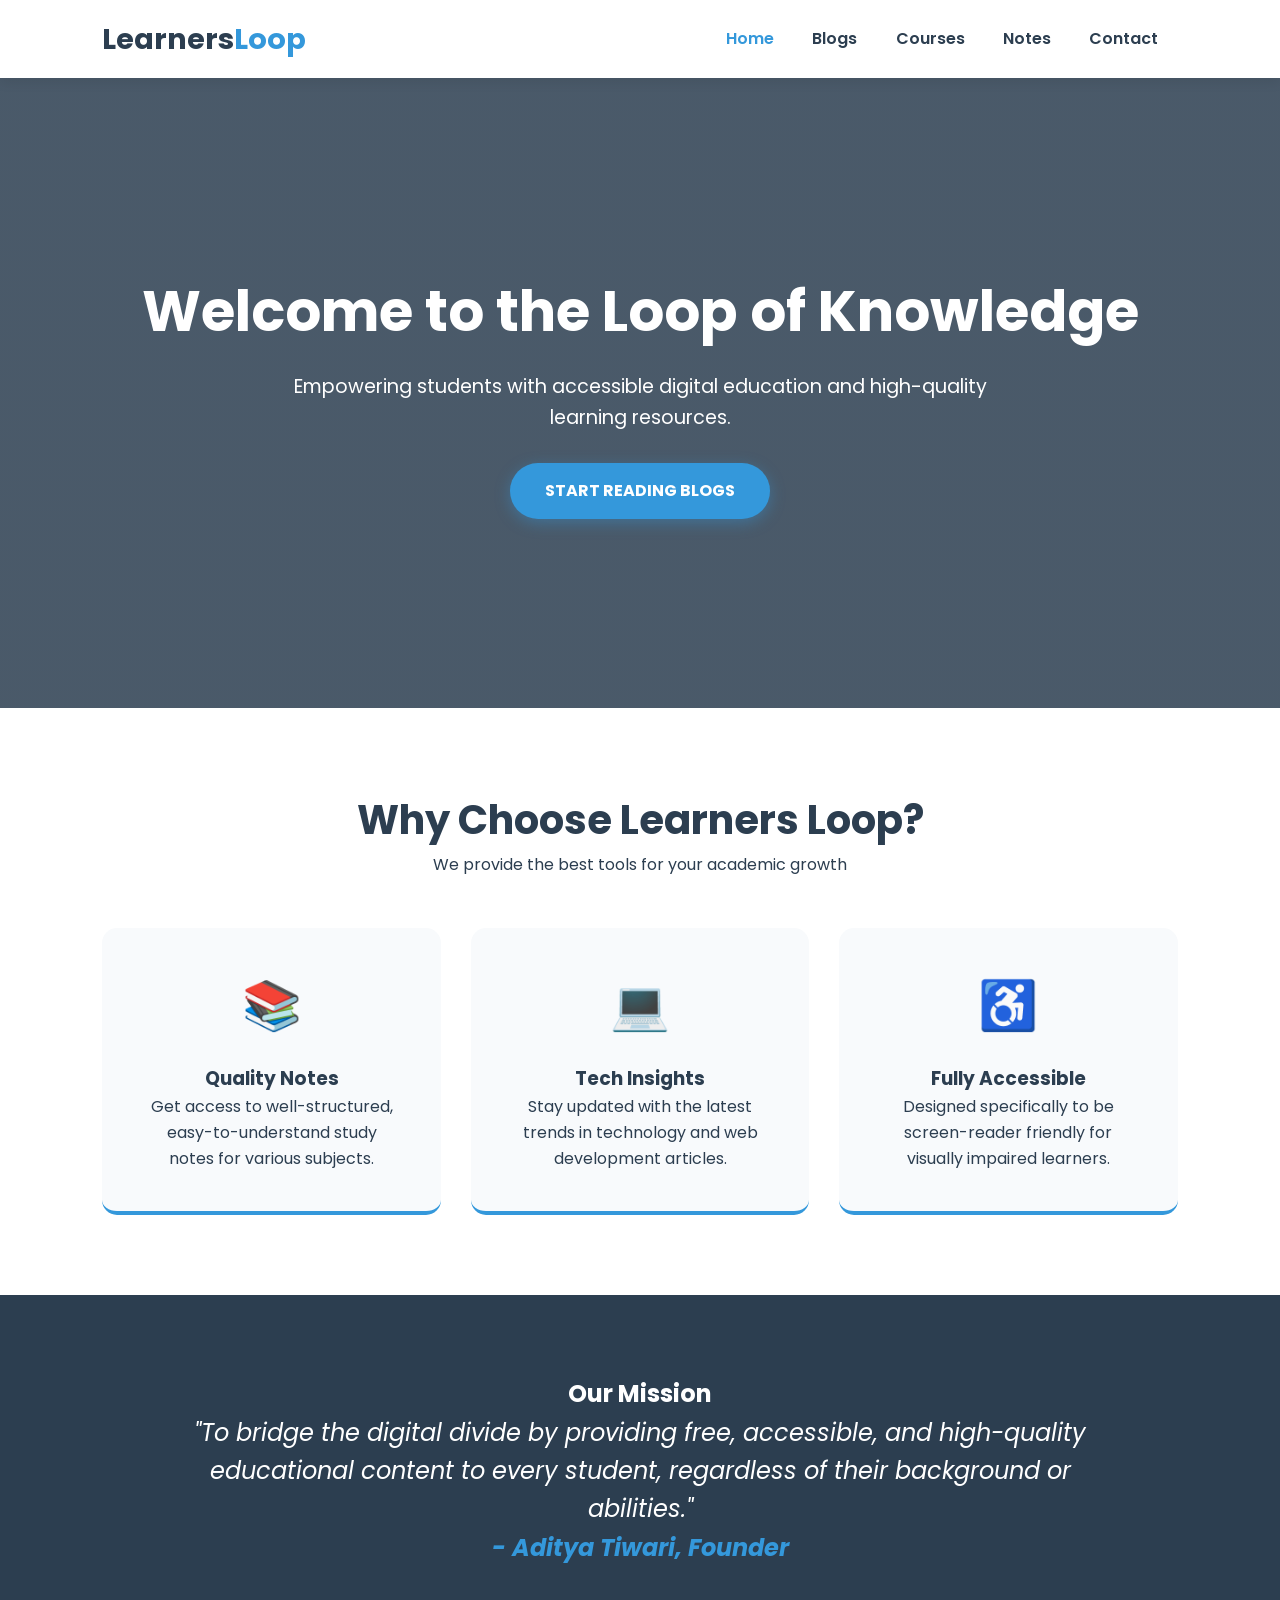
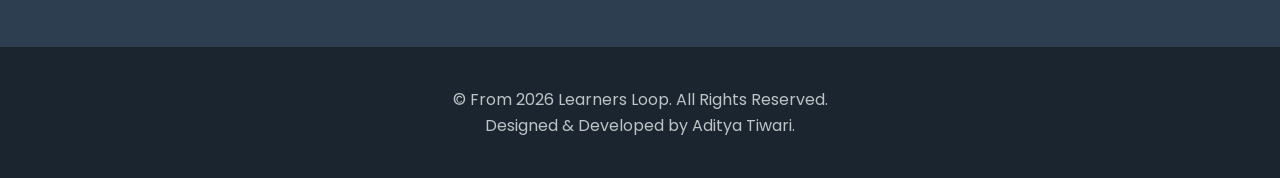
<file: index.html>
<!DOCTYPE html>
<html lang="hi">
<head>
    <meta charset="UTF-8">
    <meta name="viewport" content="width=device-width, initial-scale=1.0">
    <title>Learners Loop - Explore, Learn, Repeat</title>
    <!-- CSS File -->
    <link rel="stylesheet" href="style.css">
    <!-- Google Fonts -->
    <link href="https://fonts.googleapis.com/css2?family=Poppins:wght@300;400;600;700&display=swap" rel="stylesheet">

<meta name="google-site-verification" content="9G8oHjooDwi3eYREXYfKPz2snCmF3x6BQfli5UuDPT4" />
</head>
<body>

    <!-- एक्सेसिबिलिटी के लिए स्किप लिंक -->
    <a href="#main-content" class="skip-link">Skip to main content</a>

    <header>
        <nav class="navbar" role="navigation" aria-label="Main Navigation">
            <div class="logo">
                <a href="index.html">Learners<span>Loop</span></a>
            </div>

            <!-- नेविगेशन लिंक्स -->
            <ul class="nav-links" id="nav-links">
                <li><a href="index.html" class="active">Home</a></li>
                <li><a href="blogs.html">Blogs</a></li>
                <li><a href="courses.html">Courses</a></li>
                <li><a href="notes.html">Notes</a></li>
                <li><a href="contact.html">Contact</a></li>
            </ul>

            <!-- मोबाइल हैमबर्गर बटन -->
            <button class="menu-toggle" id="mobile-menu" aria-label="Toggle Menu">
                <span class="bar"></span>
                <span class="bar"></span>
                <span class="bar"></span>
            </button>
        </nav>
    </header>

    <main id="main-content">
        <!-- Hero Section -->
        <section class="hero">
            <div class="hero-content">
                <h1>Welcome to the Loop of Knowledge</h1>
                <p>Empowering students with accessible digital education and high-quality learning resources.</p>
                <div class="hero-btns">
                    <a href="blogs.html" class="btn btn-primary">Start Reading Blogs</a>
                </div>
            </div>
        </section>

        <!-- Features Section -->
        <section class="features">
            <div class="section-title">
                <h2>Why Choose Learners Loop?</h2>
                <p>We provide the best tools for your academic growth</p>
            </div>
            <div class="feature-grid">
                <div class="feature-card">
                    <div class="icon">📚</div>
                    <h3>Quality Notes</h3>
                    <p>Get access to well-structured, easy-to-understand study notes for various subjects.</p>
                </div>
                <div class="feature-card">
                    <div class="icon">💻</div>
                    <h3>Tech Insights</h3>
                    <p>Stay updated with the latest trends in technology and web development articles.</p>
                </div>
                <div class="feature-card">
                    <div class="icon">♿</div>
                    <h3>Fully Accessible</h3>
                    <p>Designed specifically to be screen-reader friendly for visually impaired learners.</p>
                </div>
            </div>
        </section>

        <!-- Mission Section -->
        <section class="mission-statement">
            <div class="mission-content">
                <h2>Our Mission</h2>
                <p>"To bridge the digital divide by providing free, accessible, and high-quality educational content to every student, regardless of their background or abilities."</p>
                <p class="author">- Aditya Tiwari, Founder</p>
            </div>
        </section>
    </main>

    <footer>
        <p>&copy; From 2026 Learners Loop. All Rights Reserved. <br>
        Designed & Developed by Aditya Tiwari.</p>
    </footer>

    <!-- मोबाइल मेनू के लिए जावास्क्रिप्ट -->
    <script>
        const mobileMenu = document.getElementById('mobile-menu');
        const navLinks = document.getElementById('nav-links');

        mobileMenu.addEventListener('click', () => {
            navLinks.classList.toggle('active');
            // बटन एनीमेशन के लिए क्लास
            mobileMenu.classList.toggle('is-active');
        });
    </script>
</body>
</html>
</file>
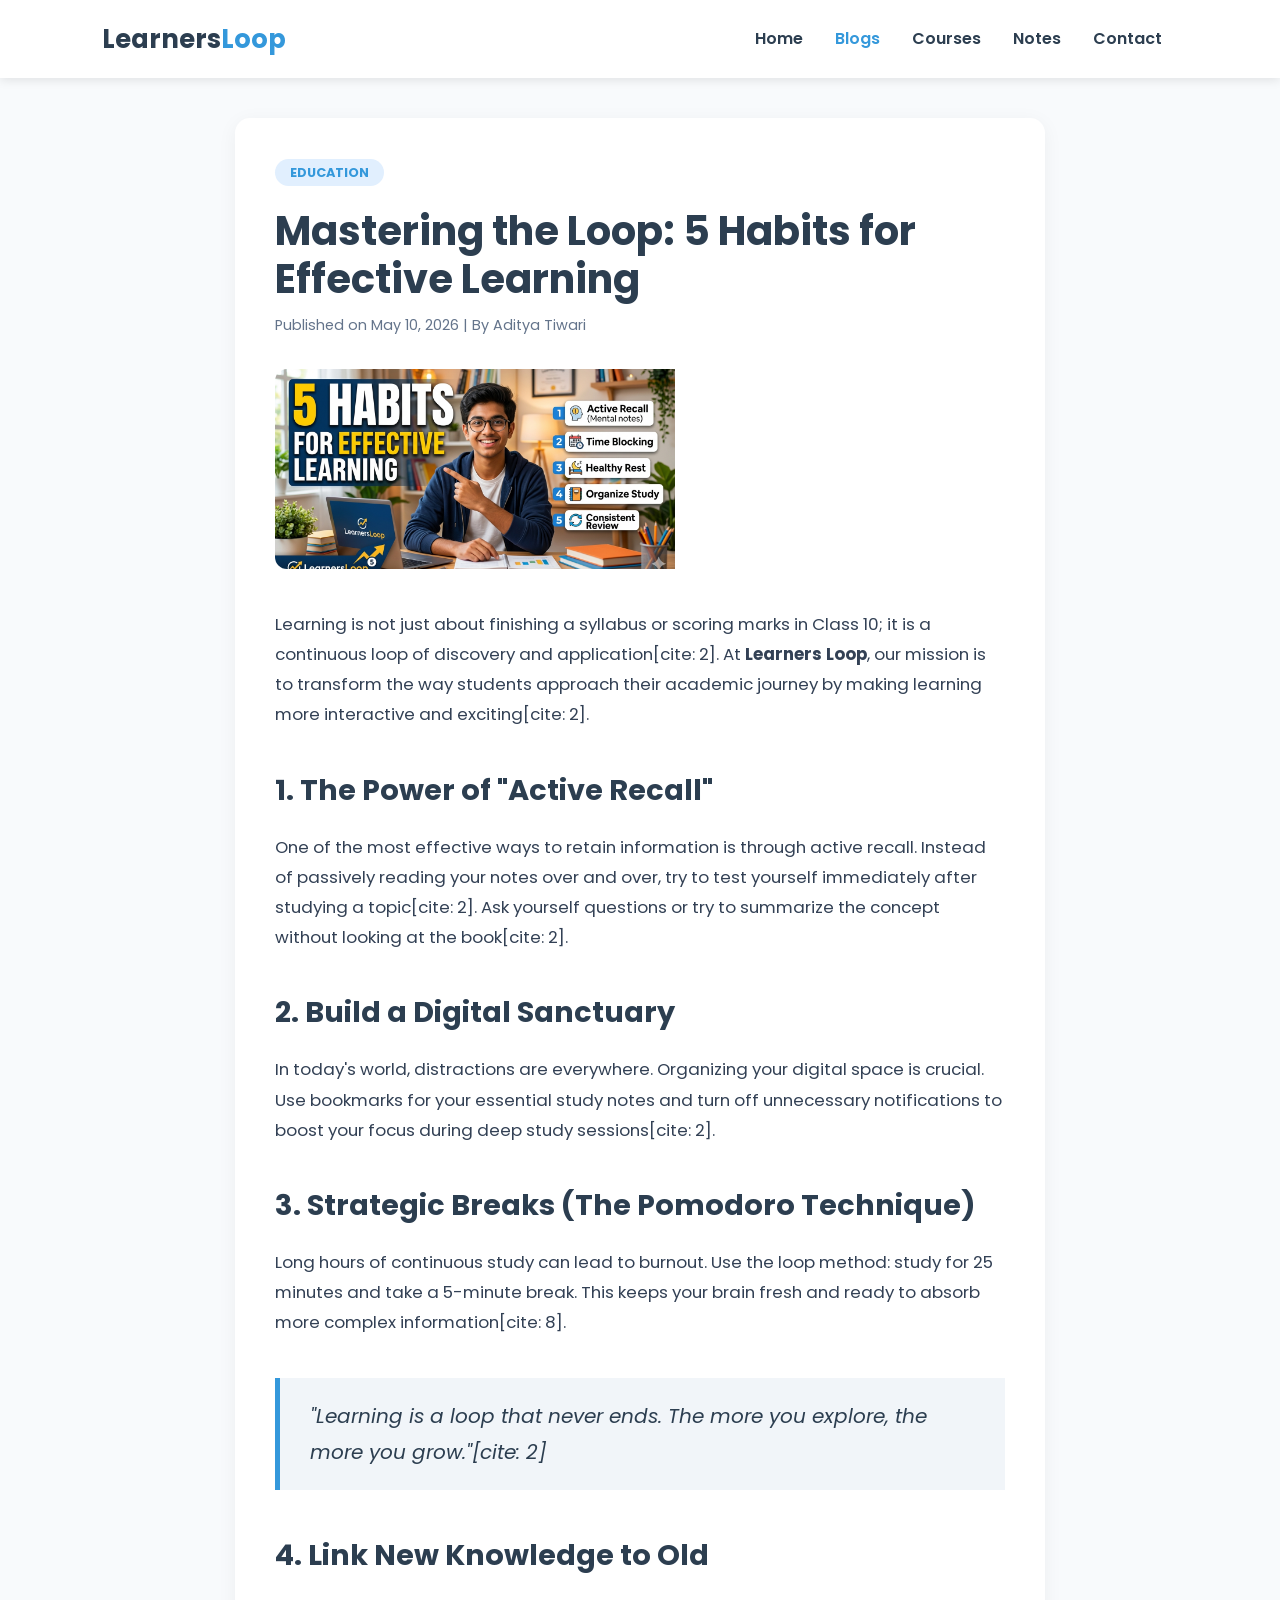
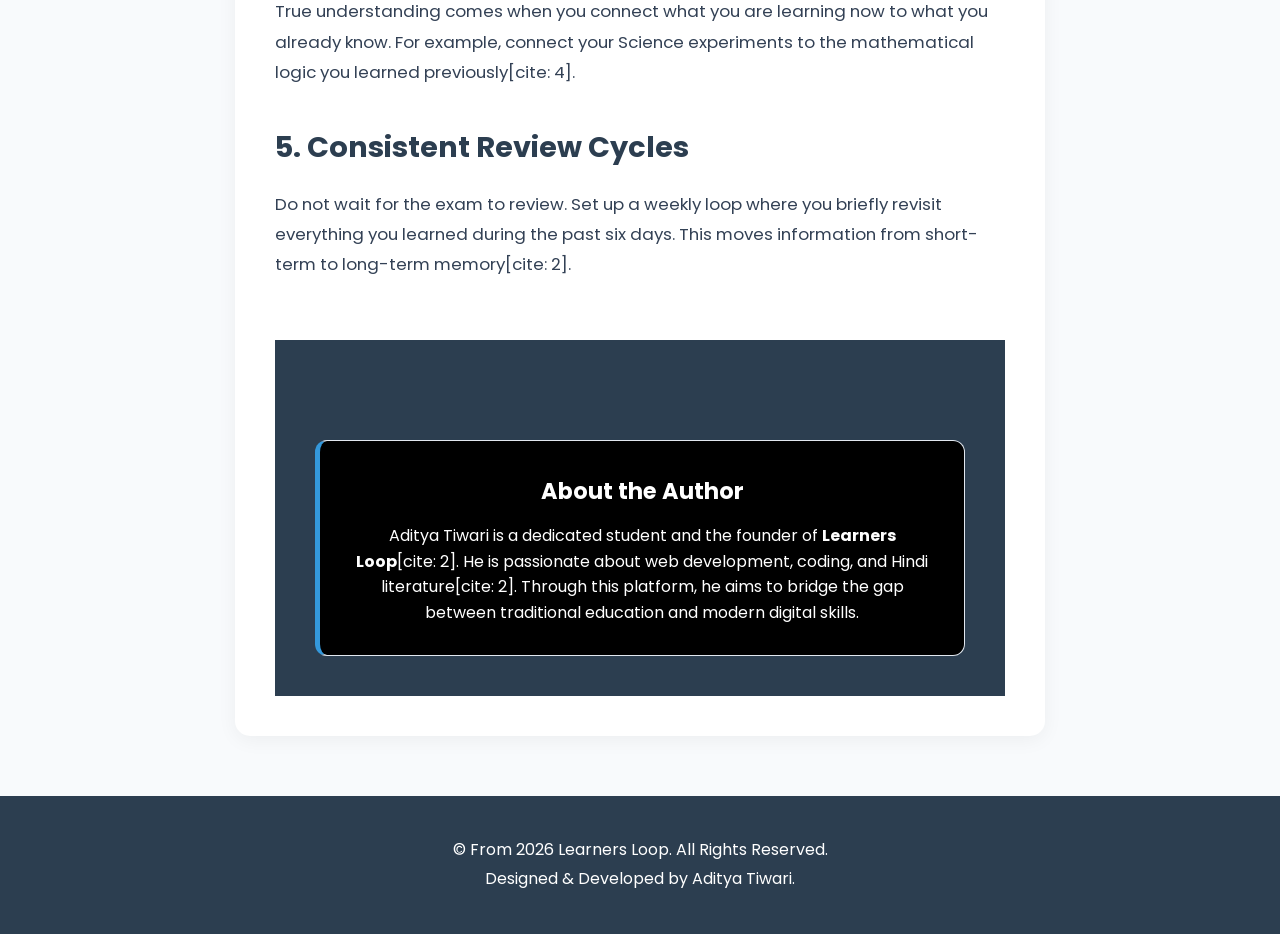
<file: article1.html>
<!DOCTYPE html>
<html lang="en">
<head>
    <meta charset="UTF-8">    
    <meta name="viewport" content="width=device-width, initial-scale=1.0">
    <meta name="description" content="Discover 5 powerful habits for effective learning, including active recall, Pomodoro technique, digital organization, and smart revision strategies. Learn how this Learners Loop's Article helps students improve focus, memory, and academic success.">
    <meta name="keywords" content="effective learning habits, active recall, Pomodoro technique, study tips for students, learning strategies, Learners Loop, productivity for students, smart studying, revision techniques, education blog">
    <meta name="author" content="Aditya Tiwari">
    <meta name="robots" content="index, follow">
    <meta property="og:title" content="Mastering the Loop: 5 Habits for Effective Learning">
    <meta property="og:description" content="Learn 5 proven study habits to improve memory, focus, and academic performance with practical strategies from Learners Loop.">
    <meta property="og:type" content="article">
    <meta property="og:image" content="https://images.unsplash.com/photo-1456513080510-7bf3a84b82f8?q=80&w=1200">
    <meta property="og:url" content="https://yourwebsite.com/article1.html">
    <meta name="twitter:card" content="summary_large_image">
    <meta name="twitter:title" content="Mastering the Loop: 5 Habits for Effective Learning">
    <meta name="twitter:description" content="Boost your learning with active recall, Pomodoro sessions, strategic revision, and more effective study habits.">
    <meta name="twitter:image" content="https://images.unsplash.com/photo-1456513080510-7bf3a84b82f8?q=80&w=1200">
    <title>Mastering the Loop of Learning - Learners Loop</title>
    <link rel="stylesheet" href="article1.css">
    <link href="https://fonts.googleapis.com/css2?family=Poppins:wght@300;400;600;700&display=swap" rel="stylesheet">
</head>
<body>

    <header>
        <nav class="navbar">
            <div class="logo">
                <a href="index.html">Learners<span>Loop</span></a>
            </div>
            <!-- Standard Navigation Links -->
            <ul class="nav-links" id="nav-links">
                <li><a href="index.html">Home</a></li>
                <li><a href="blogs.html" class="active">Blogs</a></li>
                <li><a href="courses.html">Courses</a></li>
                <li><a href="notes.html">Notes</a></li>
                <li><a href="contact.html">Contact</a></li>
            </ul>
            <!-- Mobile Menu Toggle Button -->
            <button class="menu-toggle" id="mobile-menu" aria-label="Toggle navigation">
                <span class="bar"></span>
                <span class="bar"></span>
                <span class="bar"></span>
            </button>
        </nav>
    </header>

    <main class="article-container">
        <article class="main-content">
            <header class="post-header">
                <span class="category-badge">Education</span>
                <h1>Mastering the Loop: 5 Habits for Effective Learning</h1>
                <p class="post-meta">Published on May 10, 2026 | By Aditya Tiwari</p>
     
<!--            <div class="hero-image" style="background-image: url('article1.png');"></div>.   -->
                
                <div class="hero-image" style="height: 200px; overflow: hidden; border-radius: 12px; margin-bottom: 40px;">
    <img src="./article1.png" alt="This is the Thumbnail Image of Article: 5 Habits for Effective Learning" style="width: 400px; height: 100%; object-fit: cover;">
</div>


            </header>

            <section class="post-body">
                <p>Learning is not just about finishing a syllabus or scoring marks in Class 10; it is a continuous loop of discovery and application[cite: 2]. At <strong>Learners Loop</strong>, our mission is to transform the way students approach their academic journey by making learning more interactive and exciting[cite: 2].</p>

                <h2>1. The Power of "Active Recall"</h2>
                <p>One of the most effective ways to retain information is through active recall. Instead of passively reading your notes over and over, try to test yourself immediately after studying a topic[cite: 2]. Ask yourself questions or try to summarize the concept without looking at the book[cite: 2].</p>

                <h2>2. Build a Digital Sanctuary</h2>
                <p>In today's world, distractions are everywhere. Organizing your digital space is crucial. Use bookmarks for your essential study notes and turn off unnecessary notifications to boost your focus during deep study sessions[cite: 2].</p>

                <h2>3. Strategic Breaks (The Pomodoro Technique)</h2>
                <p>Long hours of continuous study can lead to burnout. Use the loop method: study for 25 minutes and take a 5-minute break. This keeps your brain fresh and ready to absorb more complex information[cite: 8].</p>

                <blockquote class="mission-quote">
                    "Learning is a loop that never ends. The more you explore, the more you grow."[cite: 2]
                </blockquote>

                <h2>4. Link New Knowledge to Old</h2>
                <p>True understanding comes when you connect what you are learning now to what you already know. For example, connect your Science experiments to the mathematical logic you learned previously[cite: 4].</p>

                <h2>5. Consistent Review Cycles</h2>
                <p>Do not wait for the exam to review. Set up a weekly loop where you briefly revisit everything you learned during the past six days. This moves information from short-term to long-term memory[cite: 2].</p>
            </section>

            <footer class="post-footer">
                <!-- Fixed Author Box with White Background and Dark Text -->
                <div class="author-box">
                    <h3>About the Author</h3>
                    <p>Aditya Tiwari is a dedicated student and the founder of <strong>Learners Loop</strong>[cite: 2]. He is passionate about web development, coding, and Hindi literature[cite: 2]. Through this platform, he aims to bridge the gap between traditional education and modern digital skills.</p>
                </div>
            </footer>
        </article>
    </main>

    <footer>
        <p>&copy; From 2026 Learners Loop. All Rights Reserved. <br>
        Designed & Developed by Aditya Tiwari.</p>
    </footer>

    <!-- Script for Mobile Navigation -->
    <script>
        const mobileMenu = document.getElementById('mobile-menu');
        const navLinks = document.getElementById('nav-links');
        
        mobileMenu.addEventListener('click', () => {
            navLinks.classList.toggle('active');
            mobileMenu.classList.toggle('is-active');
        });
    </script>
</body>
</html>
</file>
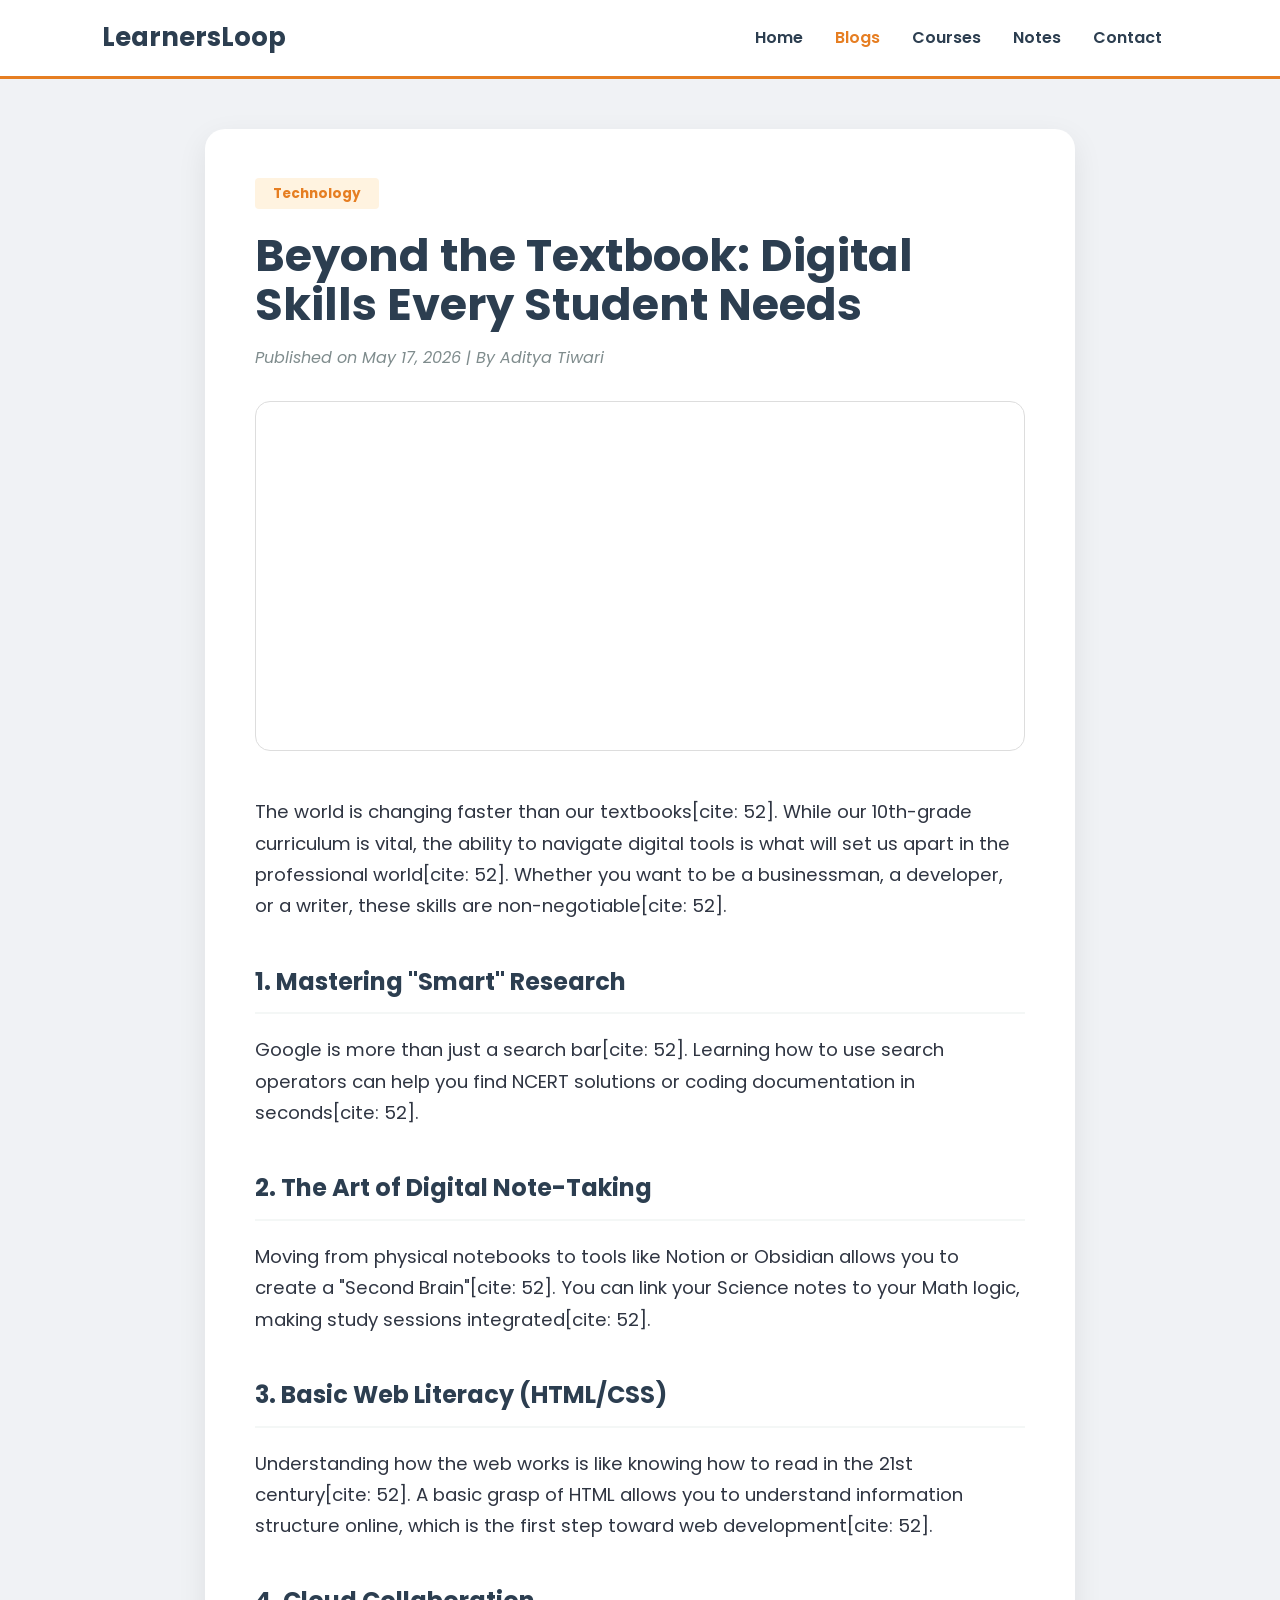
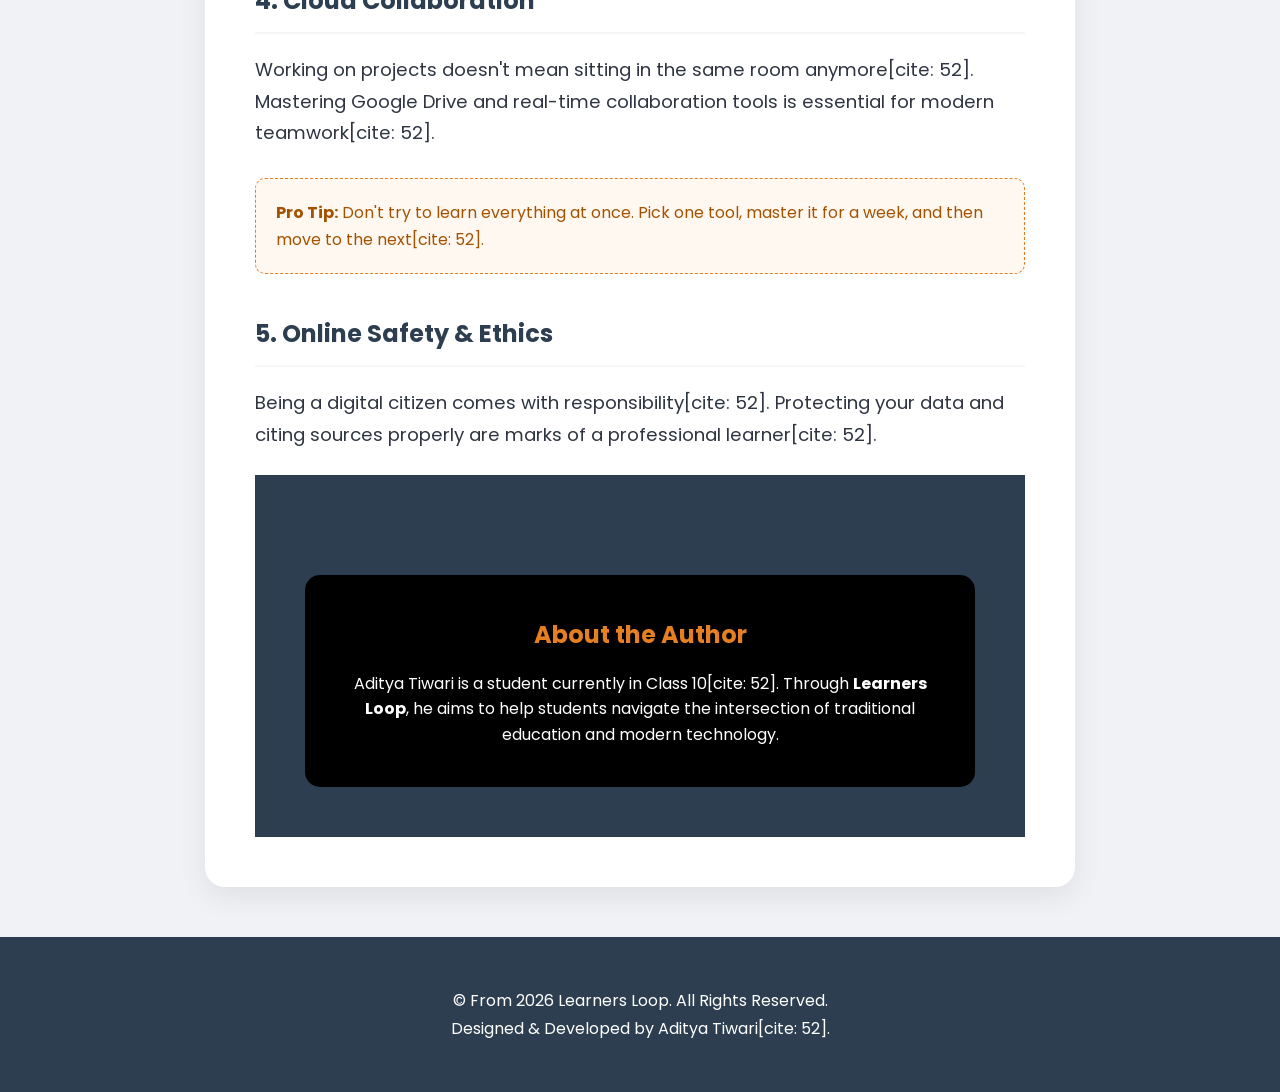
<file: article2.html>
<!DOCTYPE html>
<html lang="hi">
<head>
    <meta charset="UTF-8">
    <meta name="viewport" content="width=device-width, initial-scale=1.0">
    <title>Essential Digital Tools for Modern Students - Learners Loop</title>
    <link rel="stylesheet" href="article2.css">
    <link href="https://fonts.googleapis.com/css2?family=Poppins:wght@300;400;600;700&display=swap" rel="stylesheet">
</head>
<body>

    <header>
        <nav class="navbar">
            <div class="logo">
                <a href="index.html">Learners<span>Loop</span></a>
            </div>
            <ul class="nav-links" id="nav-links">
                <li><a href="index.html">Home</a></li>
                <li><a href="blogs.html" class="active">Blogs</a></li>
                <li><a href="courses.html">Courses</a></li>
                <li><a href="notes.html">Notes</a></li>
                <li><a href="contact.html">Contact</a></li>
            </ul>
            <!-- Mobile Menu Toggle -->
            <button class="menu-toggle" id="mobile-menu">
                <span class="bar"></span>
                <span class="bar"></span>
                <span class="bar"></span>
            </button>
        </nav>
    </header>

    <main class="article-container">
        <article class="main-content">
            <header class="post-header">
                <span class="category-badge">Technology</span>
                <h1>Beyond the Textbook: Digital Skills Every Student Needs</h1>
                <p class="post-meta">Published on May 17, 2026 | By Aditya Tiwari</p>
                <div class="hero-image" style="background-image: url('https://images.unsplash.com/photo-1516321318423-f06f85e504b3?q=80&w=1200');"></div>
            </header>

            <section class="post-body">
                <p>The world is changing faster than our textbooks[cite: 52]. While our 10th-grade curriculum is vital, the ability to navigate digital tools is what will set us apart in the professional world[cite: 52]. Whether you want to be a businessman, a developer, or a writer, these skills are non-negotiable[cite: 52].</p>

                <h2>1. Mastering "Smart" Research</h2>
                <p>Google is more than just a search bar[cite: 52]. Learning how to use search operators can help you find NCERT solutions or coding documentation in seconds[cite: 52].</p>

                <h2>2. The Art of Digital Note-Taking</h2>
                <p>Moving from physical notebooks to tools like Notion or Obsidian allows you to create a "Second Brain"[cite: 52]. You can link your Science notes to your Math logic, making study sessions integrated[cite: 52].</p>

                <h2>3. Basic Web Literacy (HTML/CSS)</h2>
                <p>Understanding how the web works is like knowing how to read in the 21st century[cite: 52]. A basic grasp of HTML allows you to understand information structure online, which is the first step toward web development[cite: 52].</p>

                <h2>4. Cloud Collaboration</h2>
                <p>Working on projects doesn't mean sitting in the same room anymore[cite: 52]. Mastering Google Drive and real-time collaboration tools is essential for modern teamwork[cite: 52].</p>

                <div class="tip-box">
                    <strong>Pro Tip:</strong> Don't try to learn everything at once. Pick one tool, master it for a week, and then move to the next[cite: 52].
                </div>

                <h2>5. Online Safety & Ethics</h2>
                <p>Being a digital citizen comes with responsibility[cite: 52]. Protecting your data and citing sources properly are marks of a professional learner[cite: 52].</p>
            </section>

            <footer class="post-footer">
                <!-- Fixed Author Section -->
                <div class="author-box">
                    <h3>About the Author</h3>
                    <p>Aditya Tiwari is a student currently in Class 10[cite: 52]. Through <strong>Learners Loop</strong>, he aims to help students navigate the intersection of traditional education and modern technology.</p>
                </div>
            </footer>
        </article>
    </main>

    <footer>
        <p>&copy; From 2026 Learners Loop. All Rights Reserved. <br>
        Designed & Developed by Aditya Tiwari[cite: 52].</p>
    </footer>

    <script>
        const mobileMenu = document.getElementById('mobile-menu');
        const navLinks = document.getElementById('nav-links');

        mobileMenu.addEventListener('click', () => {
            navLinks.classList.toggle('active');
        });
    </script>
</body>
</html>
</file>
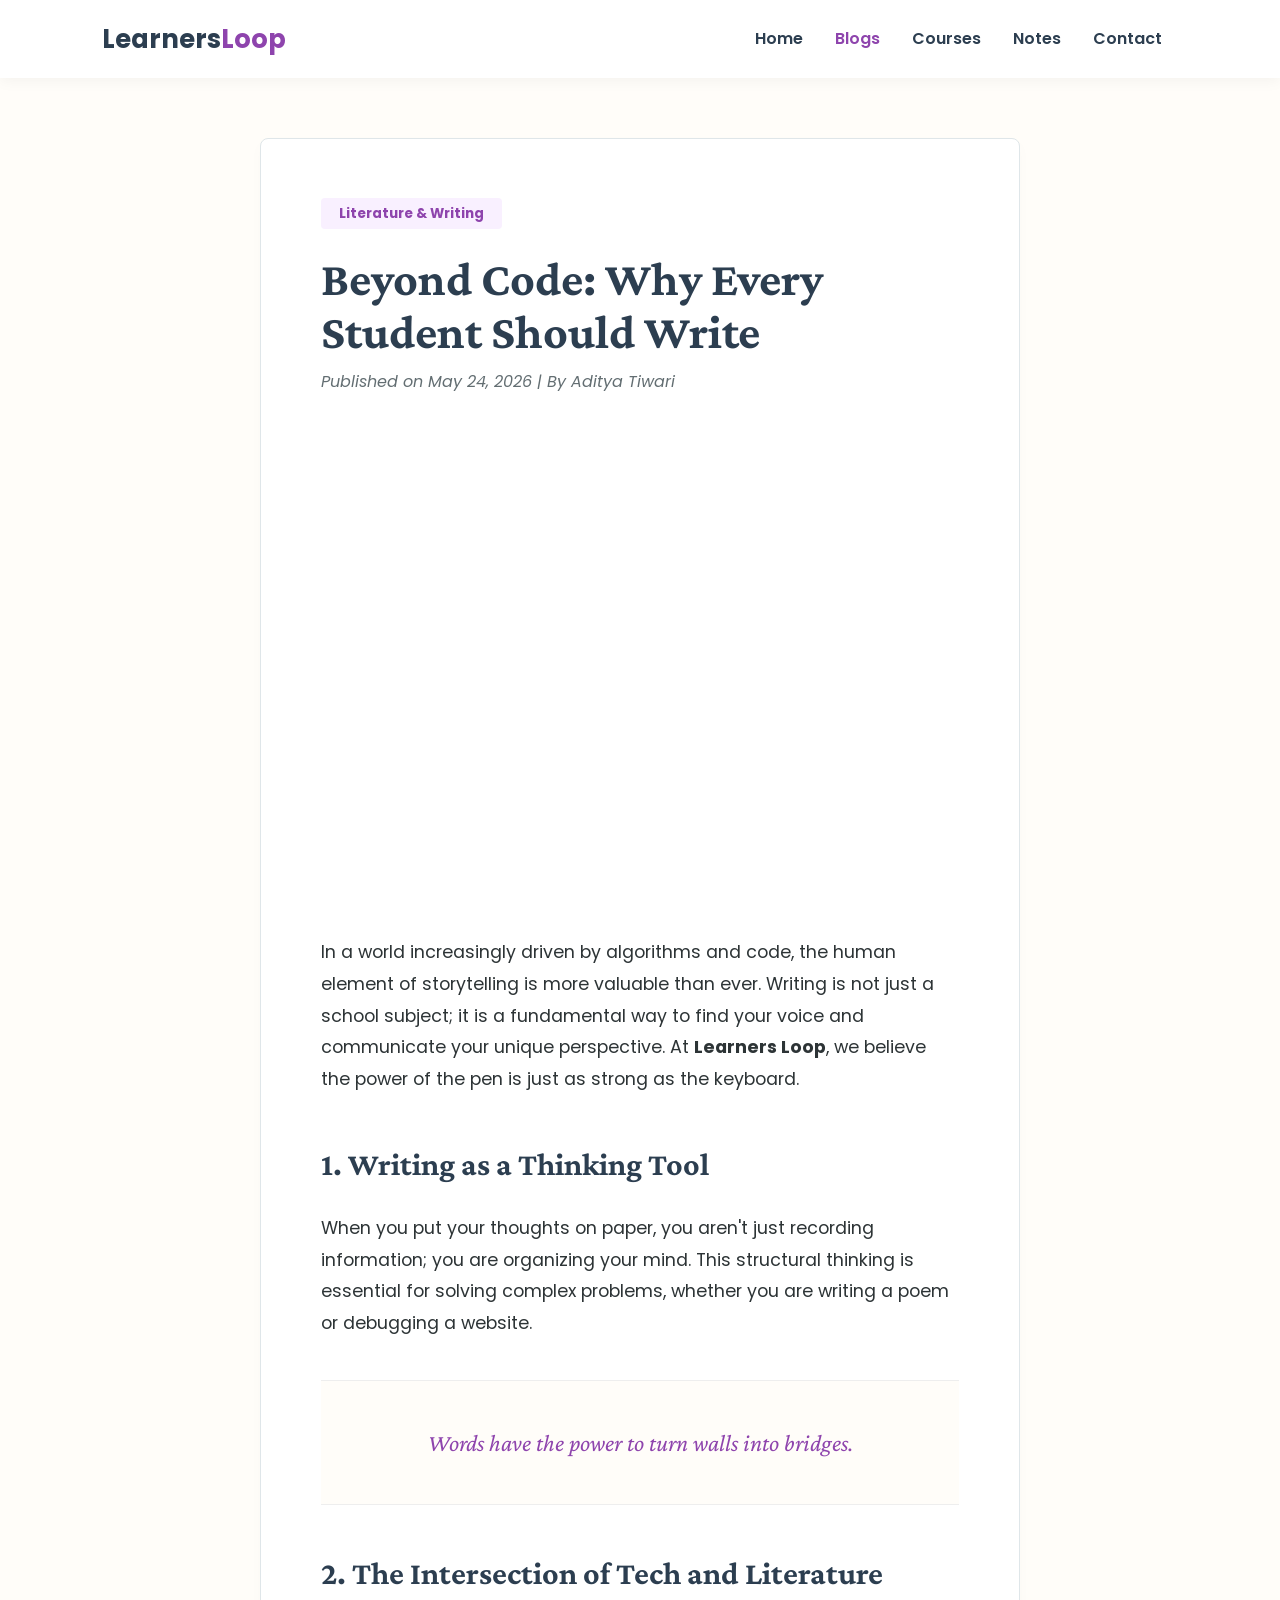
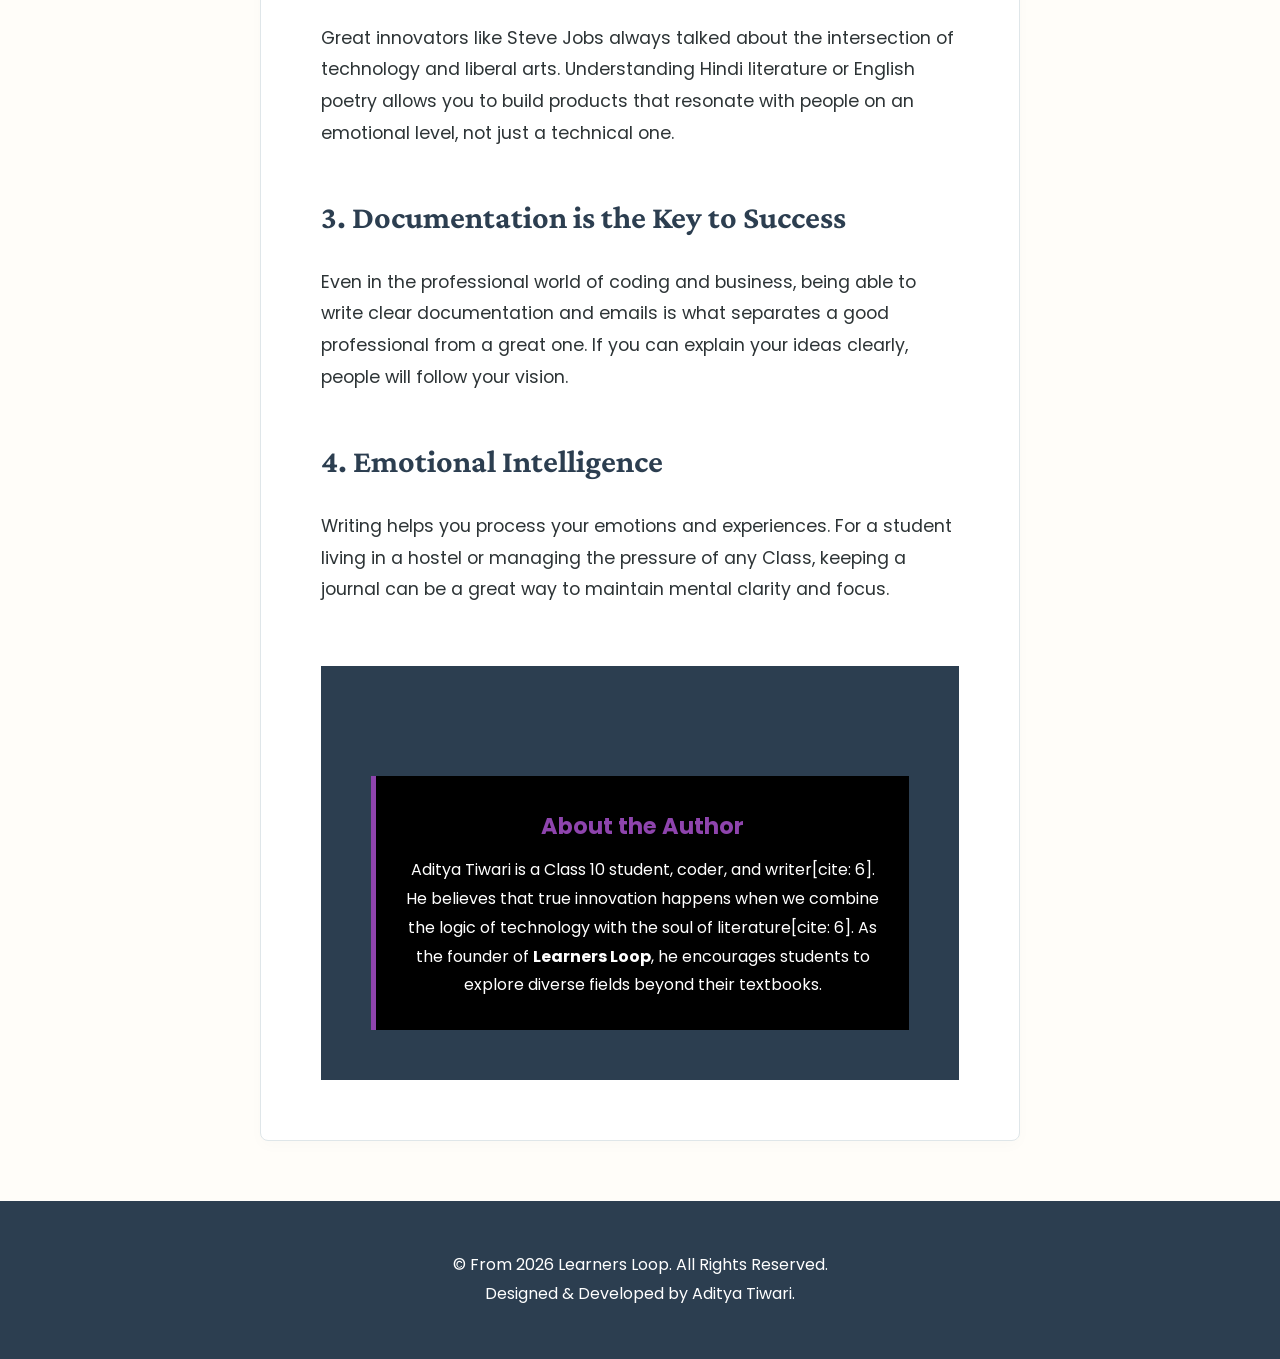
<file: article3.html>
<!DOCTYPE html>
<html lang="en">
<head>
    <meta charset="UTF-8">
    <meta name="viewport" content="width=device-width, initial-scale=1.0">
    <title>The Art of Expression - Learners Loop</title>
    <link rel="stylesheet" href="article3.css">
    <link href="https://fonts.googleapis.com/css2?family=Crimson+Pro:ital,wght@0,400;0,700;1,400&family=Poppins:wght@400;600;700&display=swap" rel="stylesheet">
</head>
<body>

    <header>
        <nav class="navbar">
            <div class="logo">
                <a href="index.html">Learners<span>Loop</span></a>
            </div>
            <ul class="nav-links" id="nav-links">
                <li><a href="index.html">Home</a></li>
                <li><a href="blogs.html" class="active">Blogs</a></li>
                <li><a href="courses.html">Courses</a></li>
                <li><a href="notes.html">Notes</a></li>
                <li><a href="contact.html">Contact</a></li>
            </ul>
            <!-- Mobile Menu Toggle -->
            <button class="menu-toggle" id="mobile-menu" aria-label="Toggle navigation">
                <span class="bar"></span>
                <span class="bar"></span>
                <span class="bar"></span>
            </button>
        </nav>
    </header>

    <main class="article-container">
        <article class="main-content">
            <header class="post-header">
                <span class="category-badge">Literature & Writing</span>
                <h1>Beyond Code: Why Every Student Should Write</h1>
                <p class="post-meta">Published on May 24, 2026 | By Aditya Tiwari</p>
                <div class="hero-image" style="background-image: url('https://images.unsplash.com/photo-1455390582262-044cdead277a?q=80&w=1200');"></div>
            </header>

            <section class="post-body">
                <p>In a world increasingly driven by algorithms and code, the human element of storytelling is more valuable than ever. Writing is not just a school subject; it is a fundamental way to find your voice and communicate your unique perspective. At <strong>Learners Loop</strong>, we believe the power of the pen is just as strong as the keyboard.</p>

                <h2>1. Writing as a Thinking Tool</h2>
                <p>When you put your thoughts on paper, you aren't just recording information; you are organizing your mind. This structural thinking is essential for solving complex problems, whether you are writing a poem or debugging a website.</p>
                
                <blockquote class="poetry-snippet">
                    Words have the power to turn walls into bridges.
                </blockquote>

                <h2>2. The Intersection of Tech and Literature</h2>
                <p>Great innovators like Steve Jobs always talked about the intersection of technology and liberal arts. Understanding Hindi literature or English poetry allows you to build products that resonate with people on an emotional level, not just a technical one.</p>

                <h2>3. Documentation is the Key to Success</h2>
                <p>Even in the professional world of coding and business, being able to write clear documentation and emails is what separates a good professional from a great one. If you can explain your ideas clearly, people will follow your vision.</p>

                <h2>4. Emotional Intelligence</h2>
                <p>Writing helps you process your emotions and experiences. For a student living in a hostel or managing the pressure of any Class, keeping a journal can be a great way to maintain mental clarity and focus.</p>
            </section>

            <footer class="post-footer">
                <div class="author-box">
                    <h3>About the Author</h3>
                    <p>Aditya Tiwari is a Class 10 student, coder, and writer[cite: 6]. He believes that true innovation happens when we combine the logic of technology with the soul of literature[cite: 6]. As the founder of <strong>Learners Loop</strong>, he encourages students to explore diverse fields beyond their textbooks.</p>
                </div>
            </footer>
        </article>
    </main>

    <footer>
        <p>&copy; From 2026 Learners Loop. All Rights Reserved. <br>
        Designed & Developed by Aditya Tiwari.</p>
    </footer>

    <script>
        const mobileMenu = document.getElementById('mobile-menu');
        const navLinks = document.getElementById('nav-links');
        
        mobileMenu.addEventListener('click', () => {
            navLinks.classList.toggle('active');
            mobileMenu.classList.toggle('is-active');
        });
    </script>
</body>
</html>
</file>
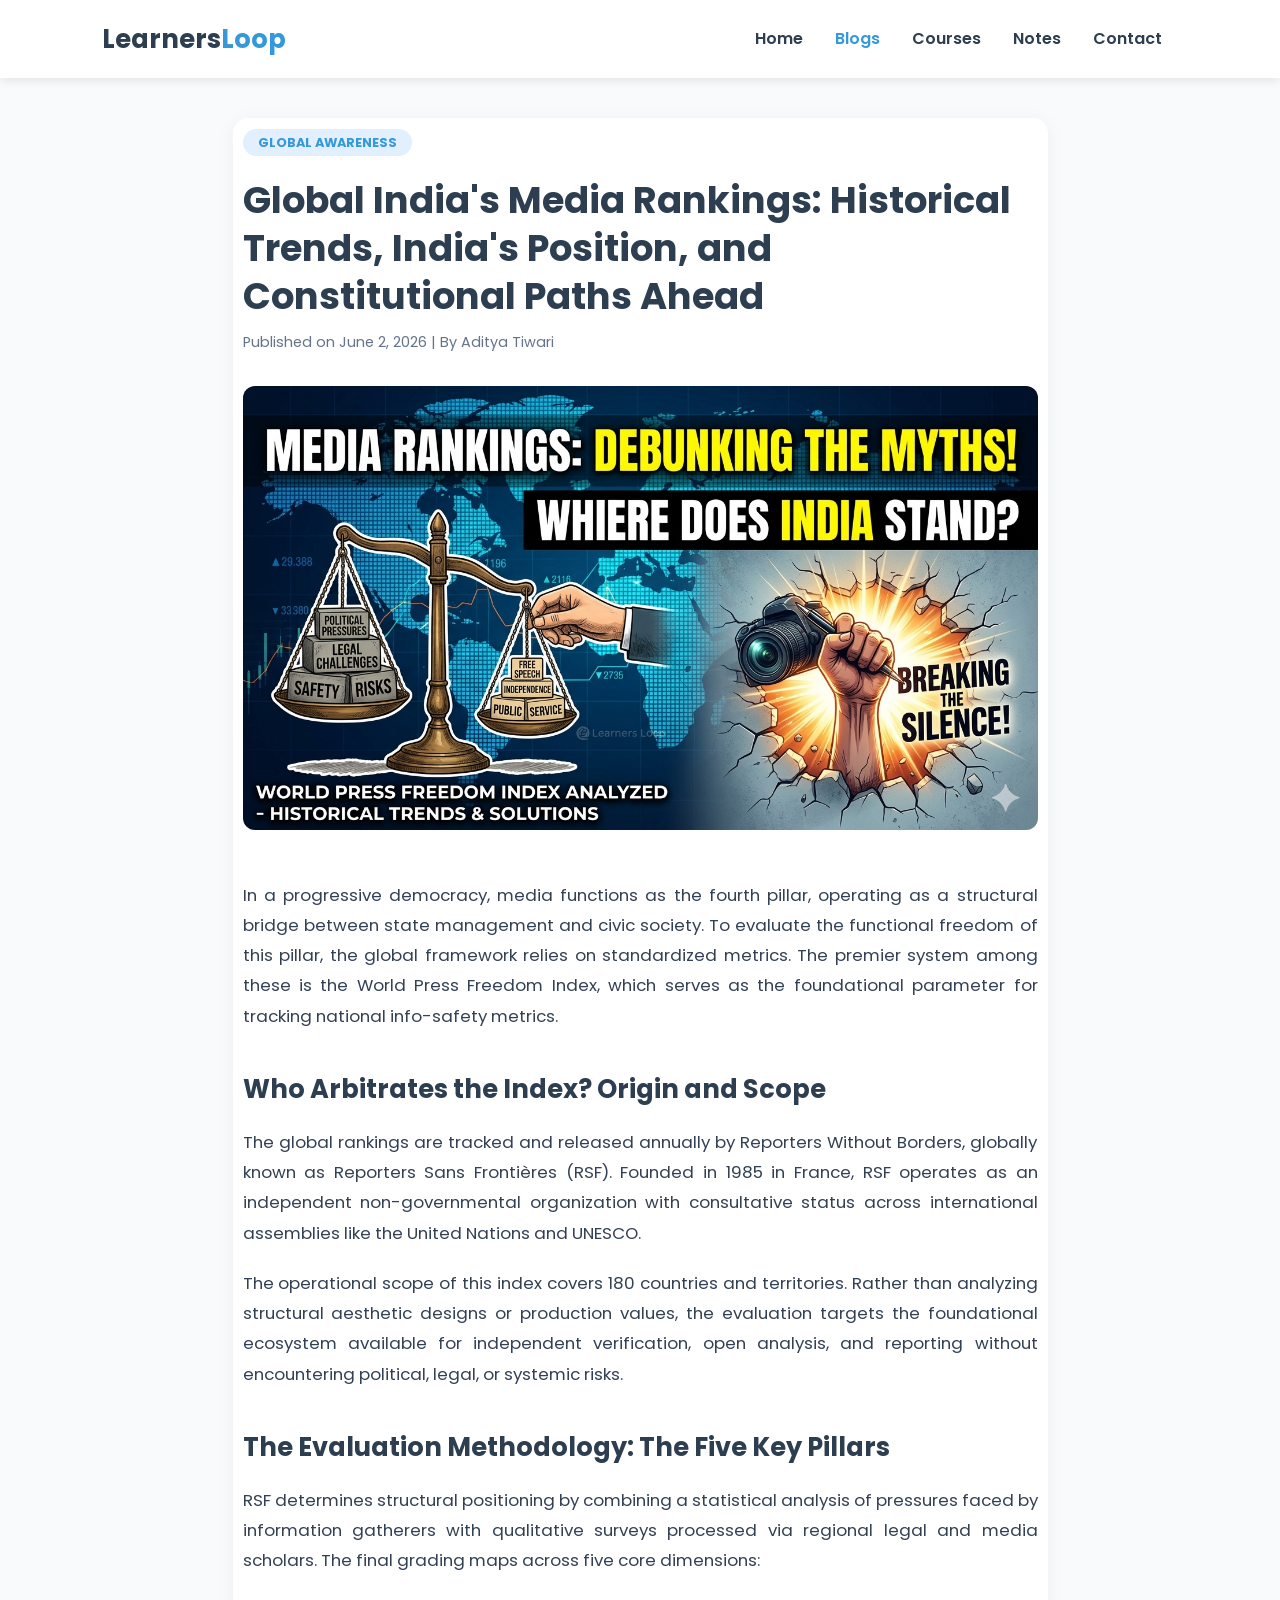
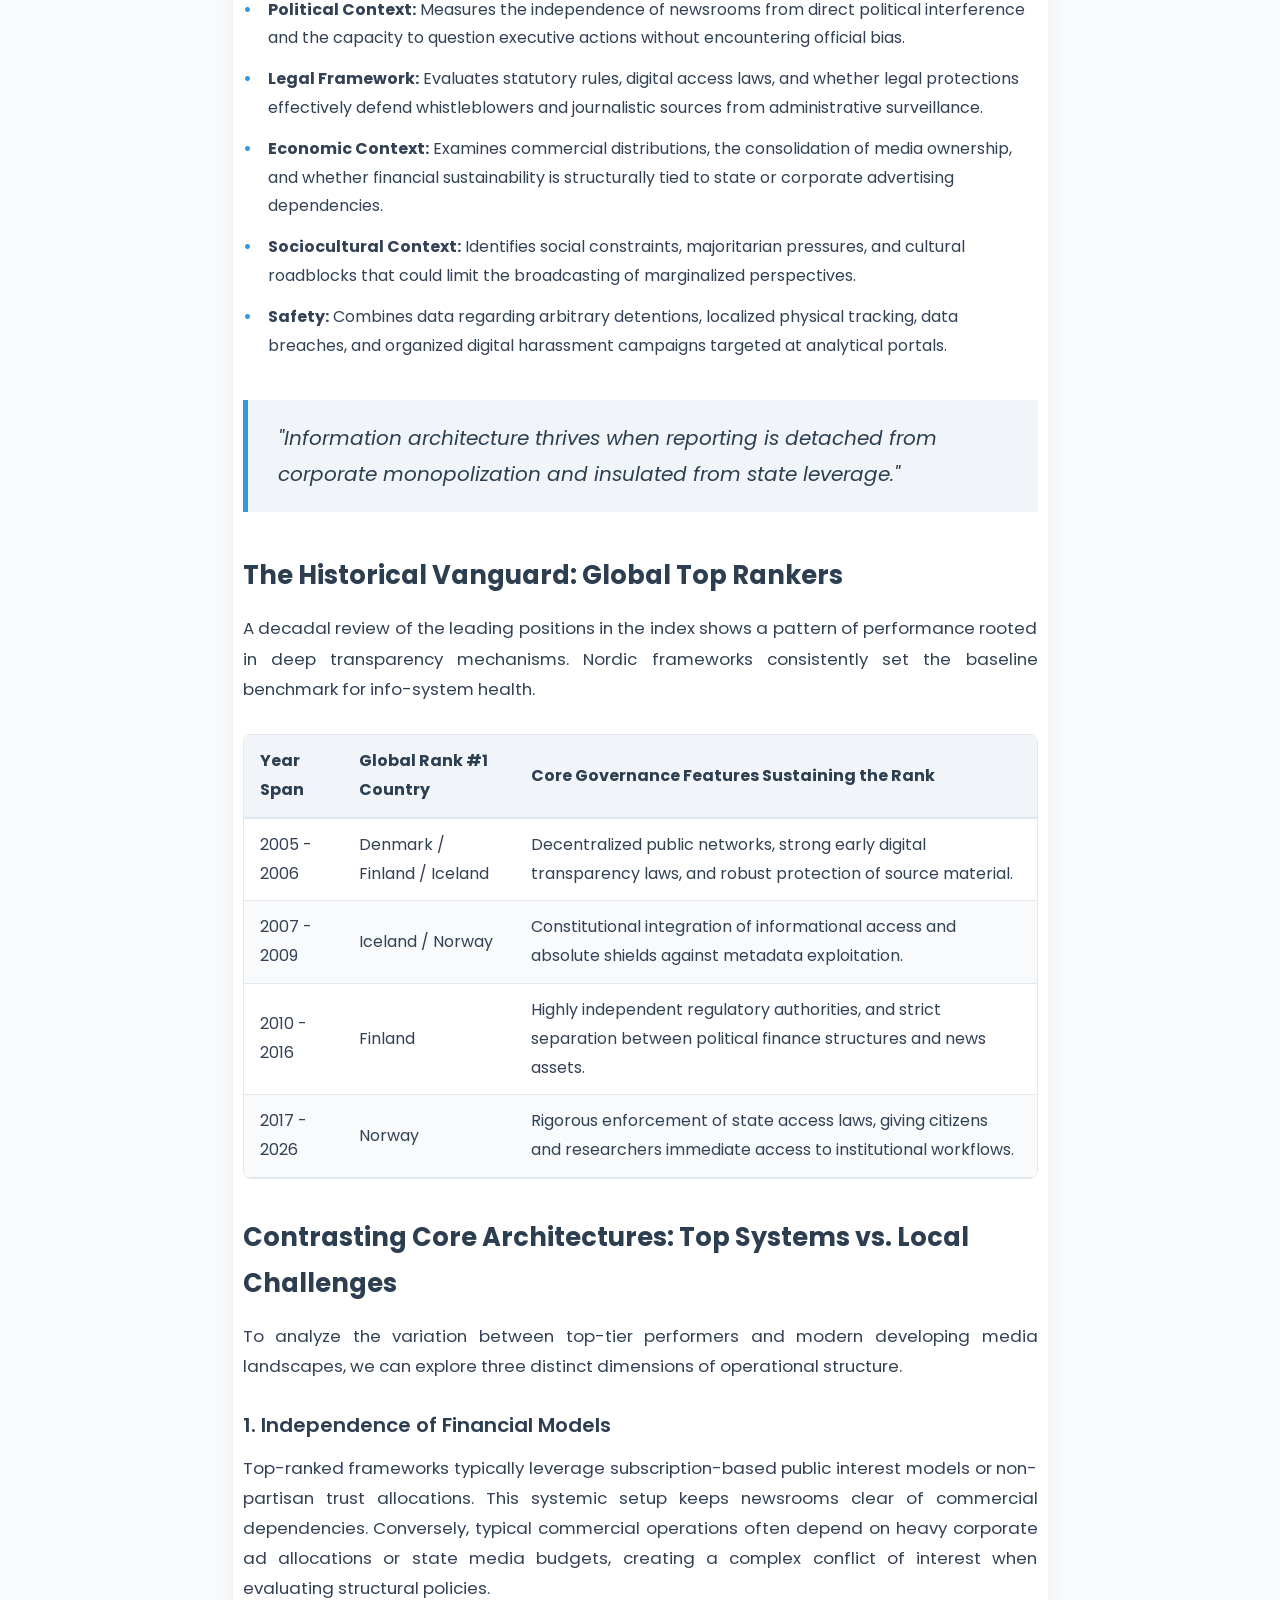
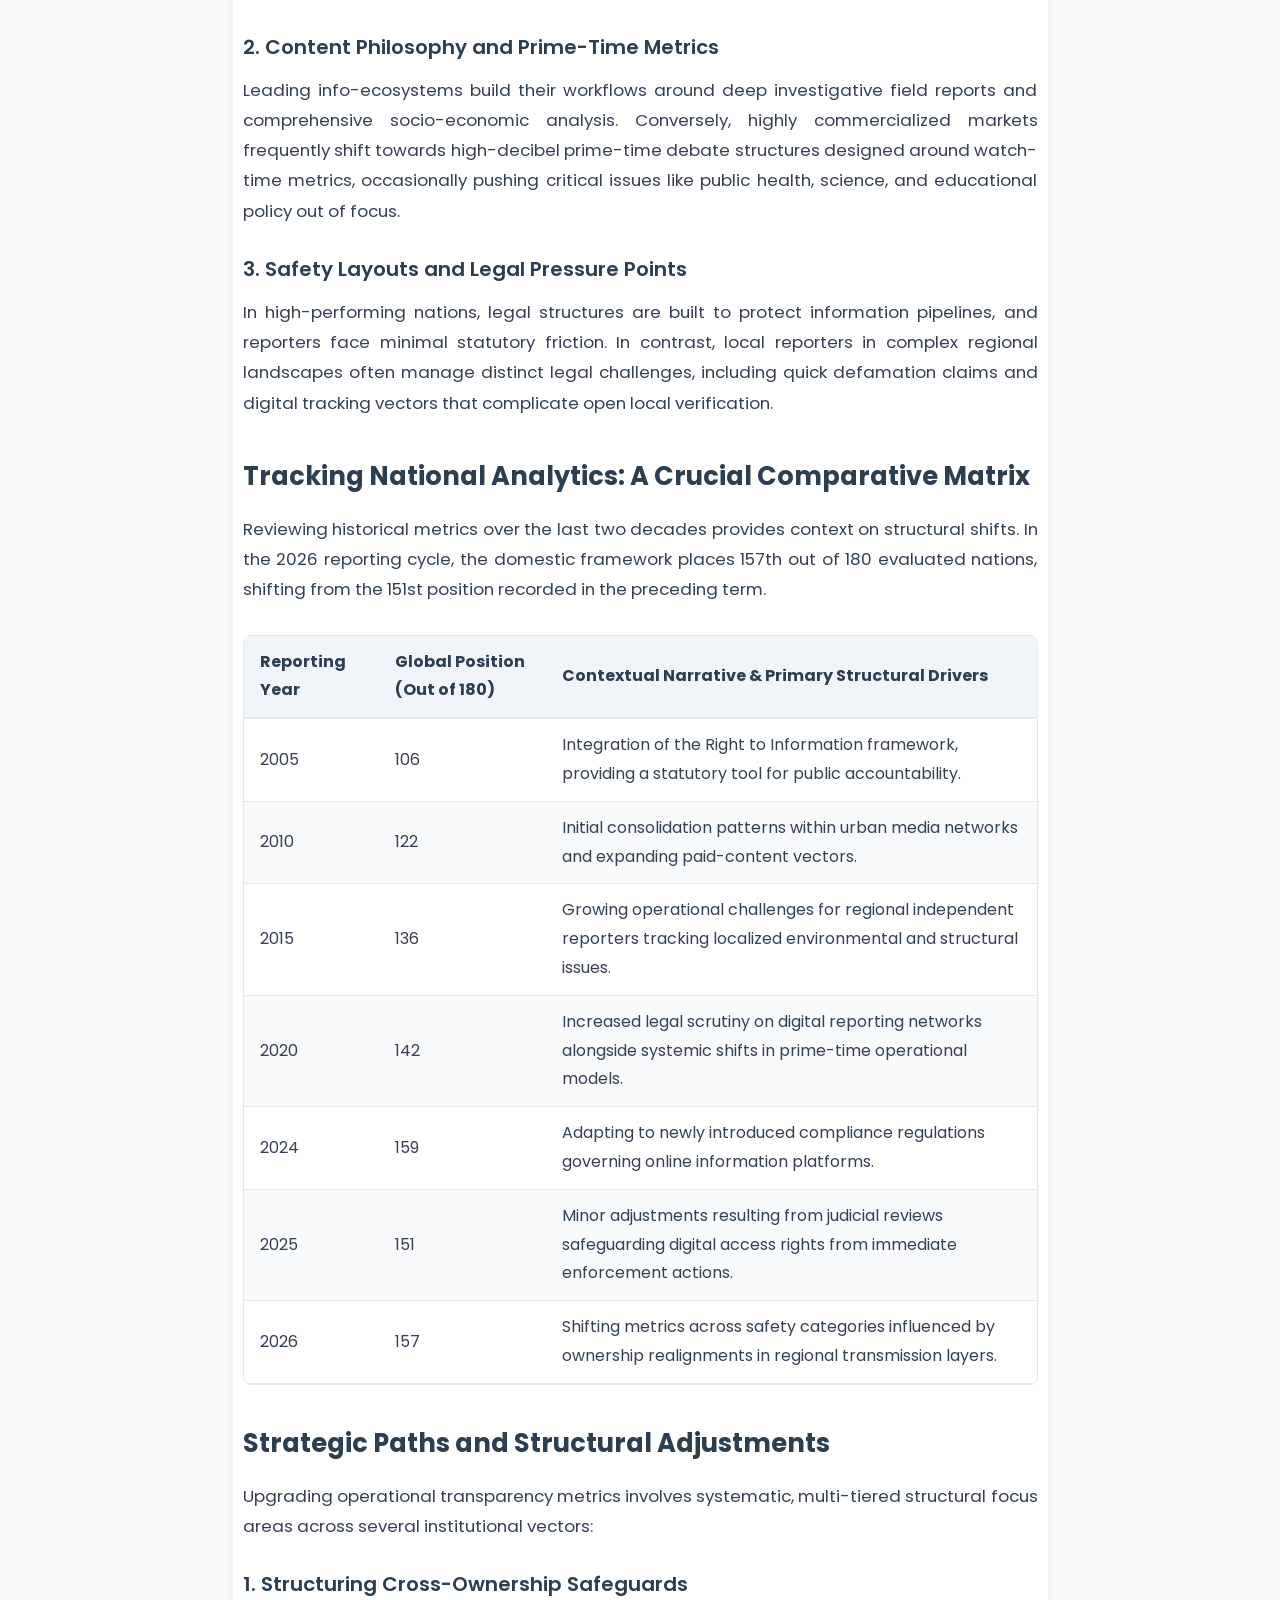
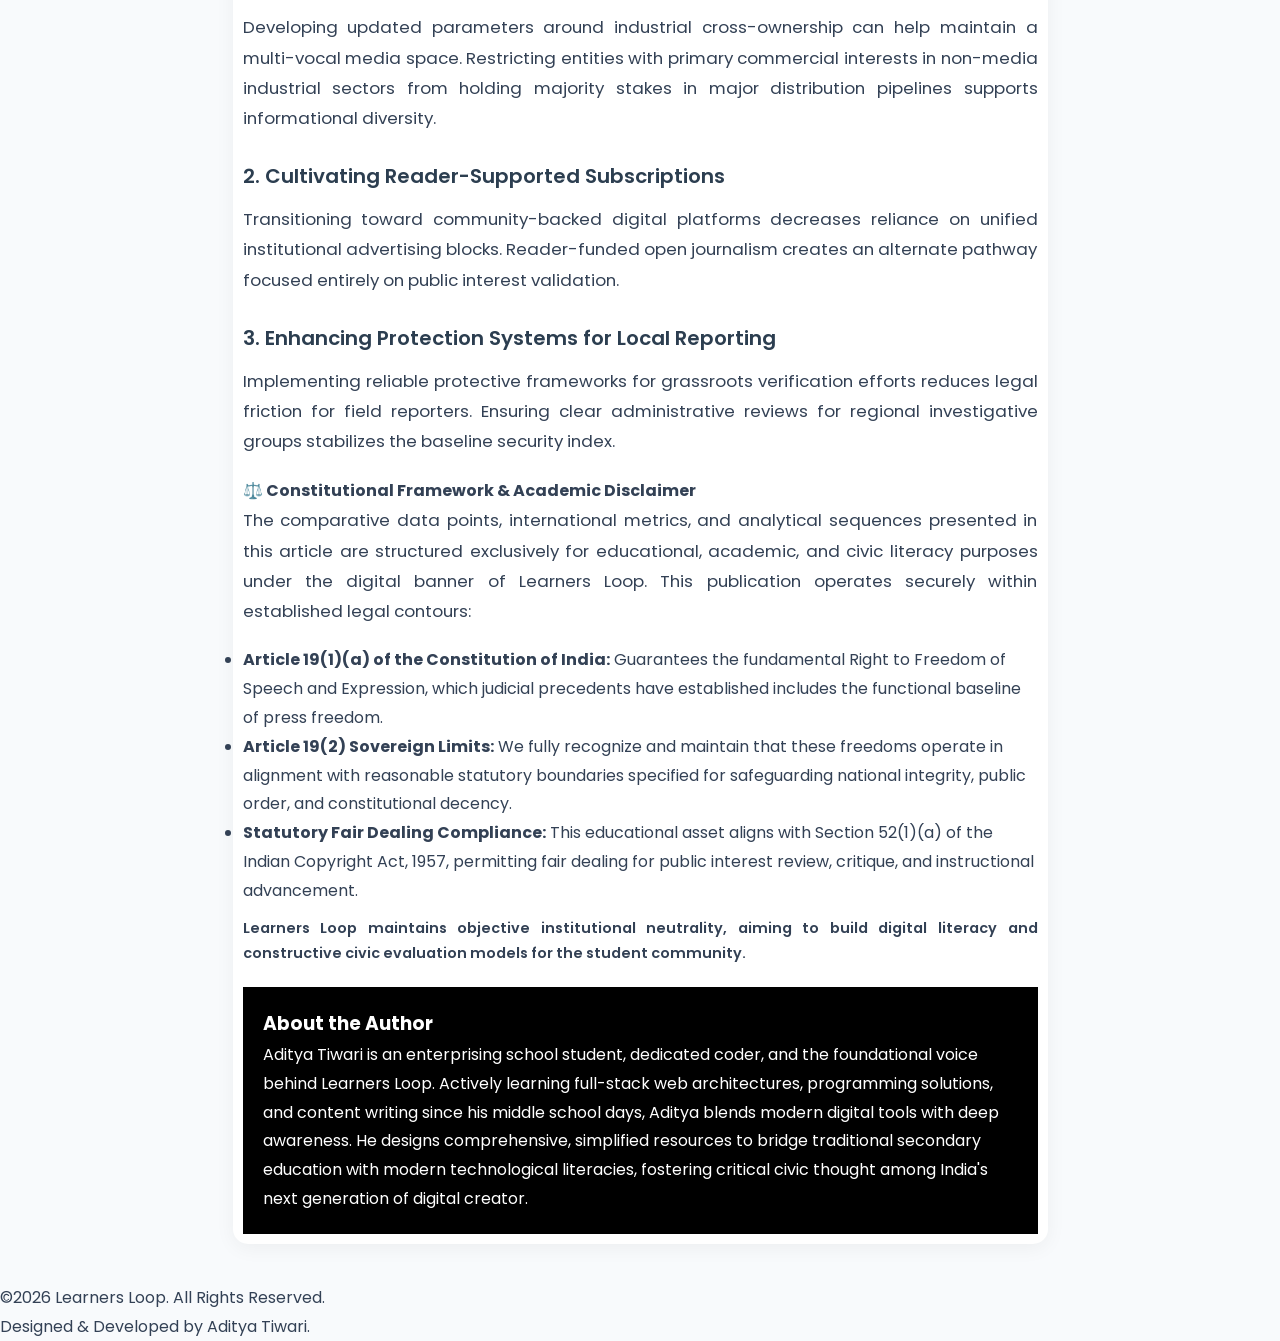
<file: article5.html>
<!DOCTYPE html>
<html lang="en">
<head>
    <meta charset="UTF-8">    
    <meta name="viewport" content="width=device-width, initial-scale=1.0">
    <meta name="description" content="An in-depth analysis of global media rankings, the World Press Freedom Index, its evaluation criteria, historical trends from 2005 to 2026, India's position, and constitutional frameworks.">
    <meta name="keywords" content="World Press Freedom Index, India Media Rank, IMR, Reporters Without Borders, RSF, Freedom of Speech, Indian Constitution, Article 19, Learners Loop">
    <meta name="author" content="Aditya Tiwari">
    <meta name="robots" content="index, follow">
    <title>Demystifying Global Media Rankings - Learners Loop</title>
    <link href="https://fonts.googleapis.com/css2?family=Poppins:wght@300;400;600;700&display=swap" rel="stylesheet">
    <style>
        /* --- Root Variables (Learners Loop Theme) --- */
        :root {
            --primary: #3498db;
            --secondary: #2c3e50;
            --bg-light: #f8fafc;
            --text-main: #334155;
            --text-muted: #64748b;
            --white: #ffffff;
        }

        * { 
            margin: 0; 
            padding: 0; 
            box-sizing: border-box; 
        }

        body {
            font-family: 'Poppins', sans-serif;
            background-color: var(--bg-light);
            color: var(--text-main);
            line-height: 1.8;
        }

        /* --- Navbar Styles --- */
        .navbar {
            display: flex;
            justify-content: space-between;
            align-items: center;
            padding: 1rem 8%;
            background: var(--white);
            box-shadow: 0 2px 10px rgba(0,0,0,0.1);
            position: sticky;
            top: 0;
            z-index: 1000;
        }

        .logo a { font-size: 1.6rem; font-weight: 700; text-decoration: none; color: var(--secondary); }
        .logo span { color: var(--primary); }

        .nav-links { display: flex; list-style: none; }
        .nav-links li a { 
            text-decoration: none; 
            color: var(--secondary); 
            padding: 0.5rem 1rem; 
            font-weight: 600; 
            transition: 0.3s;
        }
        .nav-links li a.active, .nav-links li a:hover { color: var(--primary); }

        /* --- Mobile Hamburger Menu Toggle --- */
        .menu-toggle { 
            display: none; 
            flex-direction: column; 
            cursor: pointer; 
            background: none; 
            border: none; 
        }
        .bar { width: 25px; height: 3px; background: var(--secondary); margin: 4px 0; transition: 0.4s; }

        /* --- Article Layout --- */
        .article-container { max-width: 855px; margin: 40px auto; padding: 0 20px; }
        .main-content { 
            background: var(--white); 
            padding: 10px; 
            border-radius: 15px; 
            box-shadow: 0 4px 20px rgba(0,0,0,0.05); 
        }

        .category-badge {
            background: #e1effe;
            color: var(--primary);
            padding: 5px 15px;
            border-radius: 20px;
            font-size: 0.8rem;
            font-weight: 700;
            text-transform: uppercase;
        }

        .post-header h1 { font-size: 2.3rem; margin: 20px 0 10px; color: var(--secondary); line-height: 1.3; font-weight: 700; }
        .post-meta { color: var(--text-muted); margin-bottom: 30px; font-size: 0.9rem; }

        .hero-image { 
            width: 100%;
            height: auto;
            border-radius: 12px; 
            margin-bottom: 40px; 
        }

        .post-body h2 { margin: 35px 0 15px; color: var(--secondary); font-size: 1.6rem; font-weight: 700; }
        .post-body h3 { margin: 25px 0 10px; color: var(--secondary); font-size: 1.25rem; font-weight: 600; }
        .post-body p { margin-bottom: 20px; font-size: 1.05rem; text-align: justify; }

        .mission-quote {
            border-left: 5px solid var(--primary);
            padding: 20px 30px;
            margin: 40px 0;
            background: #f1f5f9;
            font-style: italic;
            font-size: 1.25rem;
            color: var(--secondary);
        }

        /* --- Theme Match Table (White Background, Dark Text) --- */
        .table-responsive {
            width: 100%;
            overflow-x: auto;
            margin: 30px 0;
            border: 1px solid #e2e8f0;
            border-radius: 8px;
        }

        table {
            width: 100%;
            border-collapse: collapse;
            text-align: left;
            background-color: var(--white);
        }

        th {
            background-color: #f1f5f9;
            color: var(--secondary);
            padding: 12px 16px;
            font-weight: 700;
            border-bottom: 2px solid #e2e8f0;
        }

        td {
            padding: 12px 16px;
            border-bottom: 1px solid #e2e8f0;
            color: var(--text-main);
        }
        
        .author-box{
background-color: black;
color: white;
padding: 20px;
}

.author-box_h3{
color: sky-blue;
}
        

        tr:nth-child(even) { background-color: var(--bg-light); }

        .styled-list { list-style: none; margin-bottom: 25px; }
        .styled-list li { position: relative; padding-left: 25px; margin-bottom: 12px; }
        .styled-list li::before { content: "•"; position: absolute; left: 0; color: var(--primary); font-weight: bold; }

        /* --- Responsive Styles & Working Navigation Setup --- */
        @media (max-width: 768px) {
            .menu-toggle { display: flex; z-index: 1001; }
            
            .nav-links {
                display: none;
                flex-direction: column;
                position: absolute;
                top: 100%;
                left: 0;
                width: 100%;
                background: var(--white);
                padding: 20px 0;
                box-shadow: 0 10px 15px rgba(0,0,0,0.05);
            }

            /* This class will be added by JavaScript when user clicks hamburger menu */
            .nav-links.active { display: flex; }
            .nav-links li { margin: 15px 0; text-align: center; }
            
            /* Hamburger to X Animation classes */
            .menu-toggle.is-active .bar:nth-child(1) { transform: translateY(11px) rotate(45deg); }
            .menu-toggle.is-active .bar:nth-child(2) { opacity: 0; }
            .menu-toggle.is-active .bar:nth-child(3) { transform: translateY(-11px) rotate(-45deg); }
        }
    </style>
</head>
<body>

    <header>
        <nav class="navbar">
            <div class="logo">
                <a href="index.html">Learners<span>Loop</span></a>
            </div>
            <ul class="nav-links" id="nav-links">
                <li><a href="index.html">Home</a></li>
                <li><a href="blogs.html" class="active">Blogs</a></li>
                <li><a href="courses.html">Courses</a></li>
                <li><a href="notes.html">Notes</a></li>
                <li><a href="contact.html">Contact</a></li>
            </ul>
            <button class="menu-toggle" id="mobile-menu" aria-label="Toggle navigation">
                <span class="bar"></span>
                <span class="bar"></span>
                <span class="bar"></span>
            </button>
        </nav>
    </header>

    <main class="article-container">
        <article class="main-content">
            <header class="post-header">
                <span class="category-badge">Global Awareness</span>
                <h1> Global India's Media Rankings: Historical Trends, India's Position, and Constitutional Paths Ahead</h1>
                <p class="post-meta">Published on June 2, 2026 | By Aditya Tiwari</p>
                <img src="article5.png" alt="This is the Thumbnail Image of This Article" class="hero-image">
            </header>

            <section class="post-body">
                <p>In a progressive democracy, media functions as the fourth pillar, operating as a structural bridge between state management and civic society. To evaluate the functional freedom of this pillar, the global framework relies on standardized metrics. The premier system among these is the World Press Freedom Index, which serves as the foundational parameter for tracking national info-safety metrics.</p>

                <h2>Who Arbitrates the Index? Origin and Scope</h2>
                <p>The global rankings are tracked and released annually by Reporters Without Borders, globally known as Reporters Sans Frontières (RSF). Founded in 1985 in France, RSF operates as an independent non-governmental organization with consultative status across international assemblies like the United Nations and UNESCO.</p>
                <p>The operational scope of this index covers 180 countries and territories. Rather than analyzing structural aesthetic designs or production values, the evaluation targets the foundational ecosystem available for independent verification, open analysis, and reporting without encountering political, legal, or systemic risks.</p>

                <h2>The Evaluation Methodology: The Five Key Pillars</h2>
                <p>RSF determines structural positioning by combining a statistical analysis of pressures faced by information gatherers with qualitative surveys processed via regional legal and media scholars. The final grading maps across five core dimensions:</p>
                
                <ul class="styled-list">
                    <li><strong>Political Context:</strong> Measures the independence of newsrooms from direct political interference and the capacity to question executive actions without encountering official bias.</li>
                    <li><strong>Legal Framework:</strong> Evaluates statutory rules, digital access laws, and whether legal protections effectively defend whistleblowers and journalistic sources from administrative surveillance.</li>
                    <li><strong>Economic Context:</strong> Examines commercial distributions, the consolidation of media ownership, and whether financial sustainability is structurally tied to state or corporate advertising dependencies.</li>
                    <li><strong>Sociocultural Context:</strong> Identifies social constraints, majoritarian pressures, and cultural roadblocks that could limit the broadcasting of marginalized perspectives.</li>
                    <li><strong>Safety:</strong> Combines data regarding arbitrary detentions, localized physical tracking, data breaches, and organized digital harassment campaigns targeted at analytical portals.</li>
                </ul>

                <blockquote class="mission-quote">
                    "Information architecture thrives when reporting is detached from corporate monopolization and insulated from state leverage."
                </blockquote>
                <h2>The Historical Vanguard: Global Top Rankers</h2>
                <p>A decadal review of the leading positions in the index shows a pattern of performance rooted in deep transparency mechanisms. Nordic frameworks consistently set the baseline benchmark for info-system health.</p>

                <!-- Clean Table with White Background and Dark Text -->
                <div class="table-responsive">
                    <table>
                        <thead>
                            <tr>
                                <th>Year Span</th>
                                <th>Global Rank #1 Country</th>
                                <th>Core Governance Features Sustaining the Rank</th>
                            </tr>
                        </thead>
                        <tbody>
                            <tr>
                                <td>2005 - 2006</td>
                                <td>Denmark / Finland / Iceland</td>
                                <td>Decentralized public networks, strong early digital transparency laws, and robust protection of source material.</td>
                            </tr>
                            <tr>
                                <td>2007 - 2009</td>
                                <td>Iceland / Norway</td>
                                <td>Constitutional integration of informational access and absolute shields against metadata exploitation.</td>
                            </tr>
                            <tr>
                                <td>2010 - 2016</td>
                                <td>Finland</td>
                                <td>Highly independent regulatory authorities, and strict separation between political finance structures and news assets.</td>
                            </tr>
                            <tr>
                                <td>2017 - 2026</td>
                                <td>Norway</td>
                                <td>Rigorous enforcement of state access laws, giving citizens and researchers immediate access to institutional workflows.</td>
                            </tr>
                        </tbody>
                    </table>
                </div>

                <h2>Contrasting Core Architectures: Top Systems vs. Local Challenges</h2>
                <p>To analyze the variation between top-tier performers and modern developing media landscapes, we can explore three distinct dimensions of operational structure.</p>
                
                <h3>1. Independence of Financial Models</h3>
                <p>Top-ranked frameworks typically leverage subscription-based public interest models or non-partisan trust allocations. This systemic setup keeps newsrooms clear of commercial dependencies. Conversely, typical commercial operations often depend on heavy corporate ad allocations or state media budgets, creating a complex conflict of interest when evaluating structural policies.</p>

                <h3>2. Content Philosophy and Prime-Time Metrics</h3>
                <p>Leading info-ecosystems build their workflows around deep investigative field reports and comprehensive socio-economic analysis. Conversely, highly commercialized markets frequently shift towards high-decibel prime-time debate structures designed around watch-time metrics, occasionally pushing critical issues like public health, science, and educational policy out of focus.</p>

                <h3>3. Safety Layouts and Legal Pressure Points</h3>
                <p>In high-performing nations, legal structures are built to protect information pipelines, and reporters face minimal statutory friction. In contrast, local reporters in complex regional landscapes often manage distinct legal challenges, including quick defamation claims and digital tracking vectors that complicate open local verification.</p>

                <h2>Tracking National Analytics: A Crucial Comparative Matrix</h2>
                <p>Reviewing historical metrics over the last two decades provides context on structural shifts. In the 2026 reporting cycle, the domestic framework places 157th out of 180 evaluated nations, shifting from the 151st position recorded in the preceding term.</p>

                <!-- India Rank Analytics Table (White Theme Match) -->
                <div class="table-responsive">
                    <table>
                        <thead>
                            <tr>
                                <th>Reporting Year</th>
                                <th>Global Position (Out of 180)</th>
                                <th>Contextual Narrative & Primary Structural Drivers</th>
                            </tr>
                        </thead>
                        <tbody>
                            <tr>
                                <td>2005</td>
                                <td>106</td>
                                <td>Integration of the Right to Information framework, providing a statutory tool for public accountability.</td>
                            </tr>
                            <tr>
                                <td>2010</td>
                                <td>122</td>
                                <td>Initial consolidation patterns within urban media networks and expanding paid-content vectors.</td>
                            </tr>
                            <tr>
                                <td>2015</td>
                                <td>136</td>
                                <td>Growing operational challenges for regional independent reporters tracking localized environmental and structural issues.</td>
                            </tr>
                            <tr>
                                <td>2020</td>
                                <td>142</td>
                                <td>Increased legal scrutiny on digital reporting networks alongside systemic shifts in prime-time operational models.</td>
                            </tr>
                            <tr>
                                <td>2024</td>
                                <td>159</td>
                                <td>Adapting to newly introduced compliance regulations governing online information platforms.</td>
                            </tr>
                            <tr>
                                <td>2025</td>
                                <td>151</td>
                                <td>Minor adjustments resulting from judicial reviews safeguarding digital access rights from immediate enforcement actions.</td>
                            </tr>
                            <tr>
                                <td>2026</td>
                                <td>157</td>
                                <td>Shifting metrics across safety categories influenced by ownership realignments in regional transmission layers.</td>
                            </tr>
                        </tbody>
                    </table>
                </div>

                <h2>Strategic Paths and Structural Adjustments</h2>
                <p>Upgrading operational transparency metrics involves systematic, multi-tiered structural focus areas across several institutional vectors:</p>
                
                <h3>1. Structuring Cross-Ownership Safeguards</h3>
                <p>Developing updated parameters around industrial cross-ownership can help maintain a multi-vocal media space. Restricting entities with primary commercial interests in non-media industrial sectors from holding majority stakes in major distribution pipelines supports informational diversity.</p>

                <h3>2. Cultivating Reader-Supported Subscriptions</h3>
                <p>Transitioning toward community-backed digital platforms decreases reliance on unified institutional advertising blocks. Reader-funded open journalism creates an alternate pathway focused entirely on public interest validation.</p>

                <h3>3. Enhancing Protection Systems for Local Reporting</h3>
                <p>Implementing reliable protective frameworks for grassroots verification efforts reduces legal friction for field reporters. Ensuring clear administrative reviews for regional investigative groups stabilizes the baseline security index.</p>

                <!-- Comprehensive Constitutional & Legal Safeguards Section -->
                <div class="disclaimer-box">
                    <h4>⚖️ Constitutional Framework & Academic Disclaimer</h4>
                    <p>The comparative data points, international metrics, and analytical sequences presented in this article are structured exclusively for educational, academic, and civic literacy purposes under the digital banner of Learners Loop. This publication operates securely within established legal contours:</p>
                    <ul>
                        <li><strong>Article 19(1)(a) of the Constitution of India:</strong> Guarantees the fundamental Right to Freedom of Speech and Expression, which judicial precedents have established includes the functional baseline of press freedom.</li>
                        <li><strong>Article 19(2) Sovereign Limits:</strong> We fully recognize and maintain that these freedoms operate in alignment with reasonable statutory boundaries specified for safeguarding national integrity, public order, and constitutional decency.</li>
                        <li><strong>Statutory Fair Dealing Compliance:</strong> This educational asset aligns with Section 52(1)(a) of the Indian Copyright Act, 1957, permitting fair dealing for public interest review, critique, and instructional advancement.</li>
                    </ul>
                    <p style="margin-top: 10px; font-weight: 600; font-size: 0.9rem;">Learners Loop maintains objective institutional neutrality, aiming to build digital literacy and constructive civic evaluation models for the student community.</p>
                </div>
            </section>

            <!-- --- Innovation Box / About the Author (Black Background & White Text) --- -->
            <footer class="post-footer">
                <div class="author-box">
                    <h3>About the Author</h3>
                    <p>Aditya Tiwari is an enterprising school student, dedicated coder, and the foundational voice behind Learners Loop. Actively learning full-stack web architectures, programming solutions, and content writing since his middle school days, Aditya blends modern digital tools with deep awareness. He designs comprehensive, simplified resources to bridge traditional secondary education with modern technological literacies, fostering critical civic thought among India's next generation of digital creator.</p>
                    
                </div>
            </footer>
        </article>
    </main>

    <!-- --- Global Copyright Footer --- -->
    <footer class="site-footer">
        <p> &copy;2026 Learners Loop. All Rights Reserved. <br>
        Designed & Developed by Aditya Tiwari.</p>
    </footer>

    <!-- --- Active Navigation JavaScript --- -->
    <script>
        const mobileMenu = document.getElementById('mobile-menu');
        const navLinks = document.getElementById('nav-links');
        
        // This activates the navigation layout dynamically on smaller touch screens
        mobileMenu.addEventListener('click', () => {
            navLinks.classList.toggle('active');
            mobileMenu.classList.toggle('is-active');
        });
    </script>
</body>
</html>
</file>
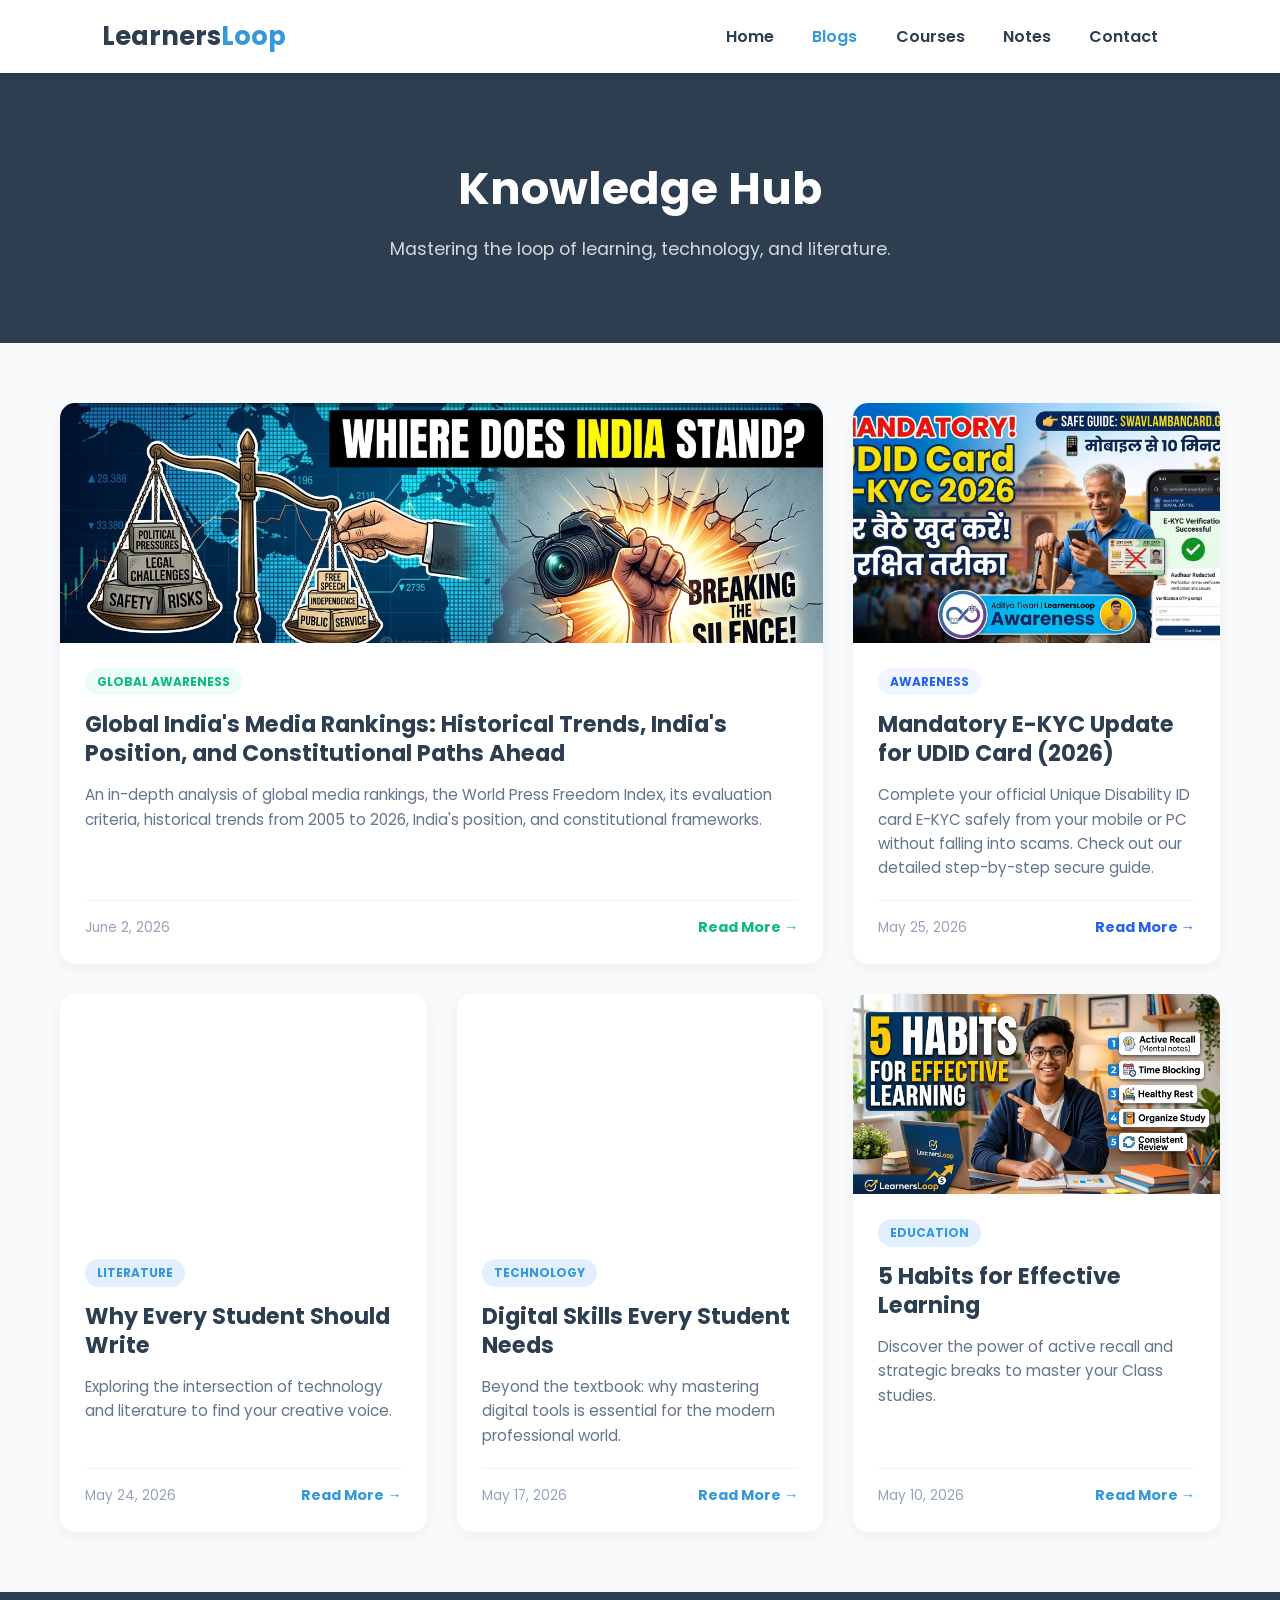
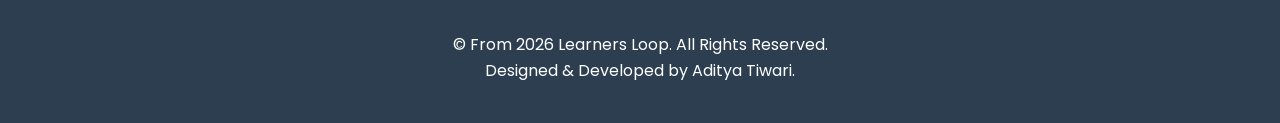
<file: blogs.html>
<!DOCTYPE html>
<html lang="hi">
<head>
    <meta charset="UTF-8">
    <meta name="viewport" content="width=device-width, initial-scale=1.0">
    <title>Blogs - Learners Loop</title>
    <link rel="stylesheet" href="blogs.css">
    <link href="https://fonts.googleapis.com/css2?family=Poppins:wght@300;400;600;700&display=swap" rel="stylesheet">
</head>
<body>

    <header>
        <nav class="navbar">
            <div class="logo">
                <a href="index.html">Learners<span>Loop</span></a>
            </div>
            <ul class="nav-links" id="nav-links">
                <li><a href="index.html">Home</a></li>
                <li><a href="blogs.html" class="active">Blogs</a></li>
                <li><a href="courses.html">Courses</a></li>
                <li><a href="notes.html">Notes</a></li>
                <li><a href="contact.html">Contact</a></li>
            </ul>
            <button class="menu-toggle" id="mobile-menu">
                <span class="bar"></span>
                <span class="bar"></span>
                <span class="bar"></span>
            </button>
        </nav>
    </header>

    <main>
        <section class="blog-hero">
            <h1>Knowledge Hub</h1>
            <p>Mastering the loop of learning, technology, and literature.</p>
        </section>

        <section class="blog-container">
            <div class="blog-grid">
                
                <article class="blog-card layout-featured">
                    <div class="card-img" style="background-image: url('article5.png');"></div>
                    <div class="card-body">
                        <span class="category-badge badge-global">Global Awareness</span>
                        <h2>Global India's Media Rankings: Historical Trends, India's Position, and Constitutional Paths Ahead</h2>
                        <p>An in-depth analysis of global media rankings, the World Press Freedom Index, its evaluation criteria, historical trends from 2005 to 2026, India's position, and constitutional frameworks.</p>
                        <div class="card-footer">
                            <span class="post-date">June 2, 2026</span>
                            <a href="article5.html" class="read-more">Read More →</a>
                        </div>
                    </div>
                </article>

                <article class="blog-card">
                    <div class="card-img" style="background-image: url('article4.png');"></div>
                    <div class="card-body">
                        <span class="category-badge badge-awareness">Awareness</span>
                        <h2>Mandatory E-KYC Update for UDID Card (2026)</h2>
                        <p>Complete your official Unique Disability ID card E-KYC safely from your mobile or PC without falling into scams. Check out our detailed step-by-step secure guide.</p>
                        <div class="card-footer">
                            <span class="post-date">May 25, 2026</span>
                            <a href="article4.html" class="read-more">Read More →</a>
                        </div>
                    </div>
                </article>

                <article class="blog-card">
                    <div class="card-img" style="background-image: url('https://images.unsplash.com/photo-1456513080510-7bf3a84b82f8?q=80&w=600');"></div>
                    <div class="card-body">
                        <span class="category-badge">Literature</span>
                        <h2>Why Every Student Should Write</h2>
                        <p>Exploring the intersection of technology and literature to find your creative voice.</p>
                        <div class="card-footer">
                            <span class="post-date">May 24, 2026</span>
                            <a href="article3.html" class="read-more">Read More →</a>
                        </div>
                    </div>
                </article>

                <article class="blog-card">
                    <div class="card-img" style="background-image: url('https://images.unsplash.com/photo-1516321318423-f06f85e504b3?q=80&w=600');"></div>
                    <div class="card-body">
                        <span class="category-badge">Technology</span>
                        <h2>Digital Skills Every Student Needs</h2>
                        <p>Beyond the textbook: why mastering digital tools is essential for the modern professional world.</p>
                        <div class="card-footer">
                            <span class="post-date">May 17, 2026</span>
                            <a href="article2.html" class="read-more">Read More →</a>
                        </div>
                    </div>
                </article>

                <article class="blog-card">
                    <div class="card-img" style="height: 200px; overflow: hidden;">
                        <img src="./article1.png" alt="5 Habits" style="width: 100%; height: 100%; object-fit: cover;">
                    </div>
                    <div class="card-body">
                        <span class="category-badge">Education</span>
                        <h2>5 Habits for Effective Learning</h2>
                        <p>Discover the power of active recall and strategic breaks to master your Class studies.</p>
                        <div class="card-footer">
                            <span class="post-date">May 10, 2026</span>
                            <a href="article1.html" class="read-more">Read More →</a>
                        </div>
                    </div>
                </article>

            </div>
        </section>
    </main>

    <footer>
        <p>&copy; From 2026 Learners Loop. All Rights Reserved. <br>
        Designed & Developed by Aditya Tiwari.</p>
    </footer>

    <script>
        const mobileMenu = document.getElementById('mobile-menu');
        const navLinks = document.getElementById('nav-links');
        mobileMenu.addEventListener('click', () => {
            navLinks.classList.toggle('active');
        });
    </script>
</body>
</html>
</file>
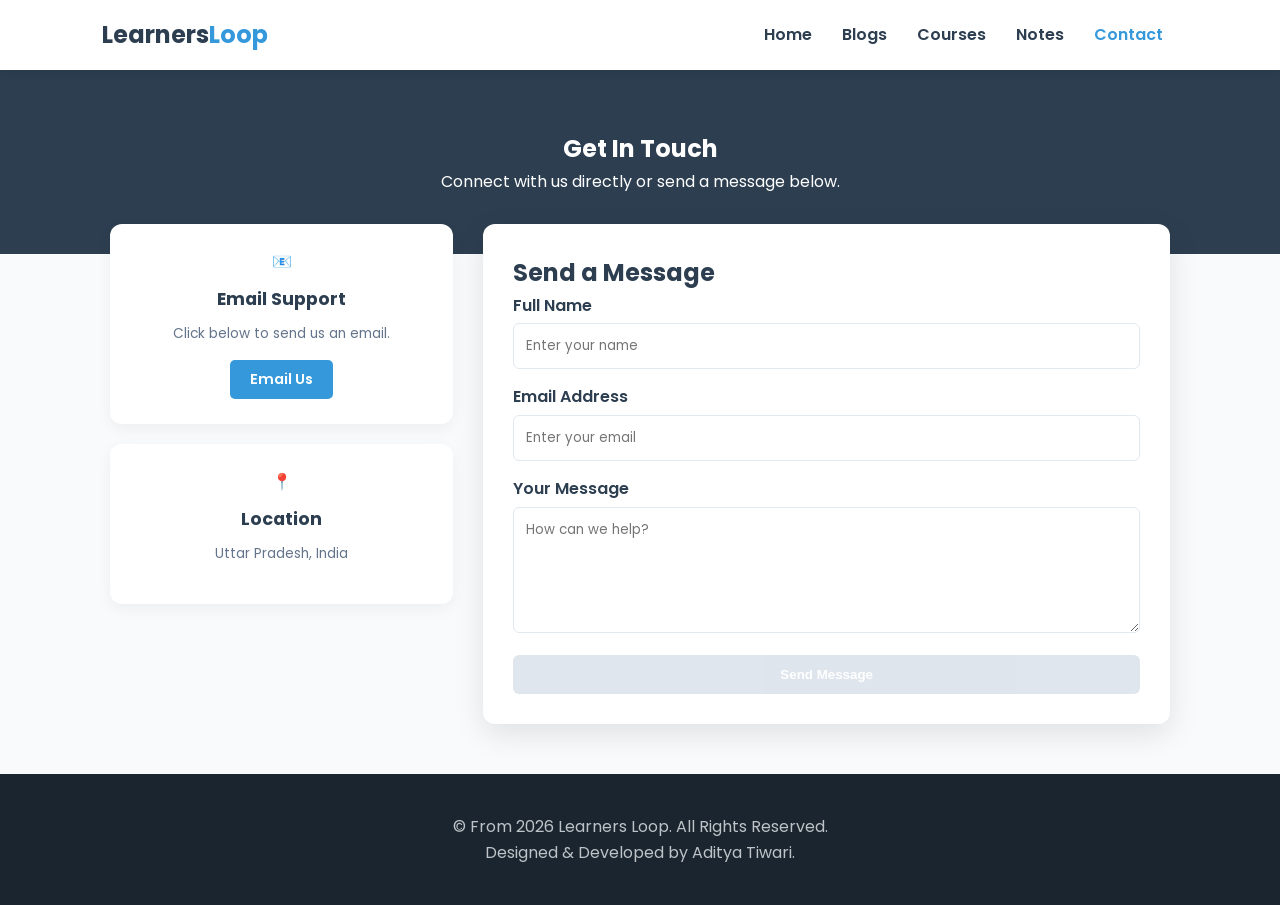
<file: contact.html>
<!DOCTYPE html>
<html lang="hi">
<head>
    <meta charset="UTF-8">
    <meta name="viewport" content="width=device-width, initial-scale=1.0">
    <title>Contact Us - Learners Loop</title>
    <link rel="stylesheet" href="style.css">
    <link rel="stylesheet" href="contact.css">
    <link href="https://fonts.googleapis.com/css2?family=Poppins:wght@300;400;600;700&display=swap" rel="stylesheet">
</head>
<body>

    <header>
        <nav class="navbar" role="navigation">
            <div class="logo">
                <a href="index.html">Learners<span>Loop</span></a>
            </div>
            <ul class="nav-links" id="nav-links">
                <li><a href="index.html">Home</a></li>
                <li><a href="blogs.html">Blogs</a></li>
                <li><a href="courses.html">Courses</a></li>
                <li><a href="notes.html">Notes</a></li>
                <li><a href="contact.html" class="active">Contact</a></li>
            </ul>
            <button class="menu-toggle" id="mobile-menu" aria-label="Menu">
                <span class="bar"></span>
                <span class="bar"></span>
                <span class="bar"></span>
            </button>
        </nav>
    </header>

    <main id="main-content">
        <section class="contact-hero">
            <h1>Get In Touch</h1>
            <p>Connect with us directly or send a message below.</p>
        </section>

        <section class="contact-container">
            <div class="contact-info">
                <div class="info-card">
                    <div class="icon" aria-hidden="true">📧</div>
                    <h3>Email Support</h3>
                    <p>Click below to send us an email.</p>
                    <a href="mailto:help.learnersloop@gmail.com" class="action-btn">Email Us</a>
                </div>
                

                <div class="info-card">
                    <div class="icon" aria-hidden="true">📍</div>
                    <h3>Location</h3>
                    <p>Uttar Pradesh, India</p>
                </div>
            </div>

            <div class="form-wrapper" id="form-container">
                <div id="contact-form-section">
                    <h2>Send a Message</h2>
                    <div id="status-message" class="sr-only" aria-live="polite"></div>
                    <form action="https://api.web3forms.com/submit" method="POST" id="contactForm">
                        <input type="hidden" name="access_key" value="8bf8f9e6-64c9-4fbb-a59a-752921c1b033">
                        
                        <div class="input-group">
                            <label for="name">Full Name</label>
                            <input type="text" id="name" name="name" placeholder="Enter your name" required>
                        </div>

                        <div class="input-group">
                            <label for="email">Email Address</label>
                            <input type="email" id="email" name="email" placeholder="Enter your email" required>
                        </div>

                        <div class="input-group">
                            <label for="message">Your Message</label>
                            <textarea id="message" name="message" rows="5" placeholder="How can we help?" required></textarea>
                        </div>

                        <button type="submit" class="submit-btn" id="submitBtn" disabled aria-disabled="true">
                            Send Message
                        </button>
                    </form>
                </div>

                <div id="success-message" style="display: none; text-align: center;">
                    <div class="success-icon" style="background: #22c55e; width: 70px; height: 70px; border-radius: 50%; margin: 0 auto 20px; display: flex; justify-content: center; align-items: center; color: white; font-size: 2rem; box-shadow: 0 10px 20px rgba(34,197,94,0.2);">✓</div>
                    <h1 style="color: #2c3e50; margin-bottom: 10px;">Thank You!</h1>
                    <p style="color: #64748b; margin-bottom: 25px;">Your message has been successfully submitted. We will contact you soon.</p>
                    
                    <div style="background: #f8fafc; border-left: 4px solid #3498db; padding: 15px; text-align: left; border-radius: 6px;">
                        <ul style="list-style: none; font-size: 0.9rem; color: #475569;">
                            <li>✅ Securely submitted.</li>
                            <li>⏳ Response time: 12-24 hours.</li>
                            <li>🚀 Trust Learners Loop.</li>
                        </ul>
                    </div>
                    <button onclick="location.reload()" class="submit-btn" style="margin-top: 20px; background: #3498db;">Send Another Message</button>
                </div>
            </div>
        </section>
    </main>

    <footer>
        <p>&copy; From 2026 Learners Loop. All Rights Reserved. <br>
        Designed & Developed by Aditya Tiwari.</p>
    </footer>

    <script>
        // Mobile Menu
        const mobileMenu = document.getElementById('mobile-menu');
        const navLinks = document.getElementById('nav-links');
        mobileMenu.addEventListener('click', () => {
            navLinks.classList.toggle('active');
            mobileMenu.classList.toggle('is-active');
        });

        // Form Logic
        const form = document.getElementById('contactForm');
        const submitBtn = document.getElementById('submitBtn');
        const statusMsg = document.getElementById('status-message');
        const inputs = form.querySelectorAll('input[required], textarea[required]');

        form.addEventListener('input', () => {
            let allFilled = true;
            inputs.forEach(input => { if (!input.value.trim()) allFilled = false; });
            
            submitBtn.disabled = !allFilled;
            submitBtn.setAttribute('aria-disabled', !allFilled);
            statusMsg.textContent = allFilled ? "Form is complete. Submit button is available." : "Please fill all fields.";
        });

        // AJAX Submission
        form.addEventListener('submit', function(e) {
            e.preventDefault();
            submitBtn.disabled = true;
            submitBtn.innerText = "Sending...";

            const formData = new FormData(form);
            const object = Object.fromEntries(formData);
            const json = JSON.stringify(object);

            fetch('https://api.web3forms.com/submit', {
                method: 'POST',
                headers: { 'Content-Type': 'application/json', 'Accept': 'application/json' },
                body: json
            })
            .then(async (response) => {
                if (response.status == 200) {
                    document.getElementById('contact-form-section').style.display = 'none';
                    document.getElementById('success-message').style.display = 'block';
                } else {
                    alert("Something went wrong!");
                    submitBtn.innerText = "Send Message";
                    submitBtn.disabled = false;
                }
            })
            .catch(error => {
                alert("Submission failed.");
            });
        });
    </script>
</body>
</html>
</file>
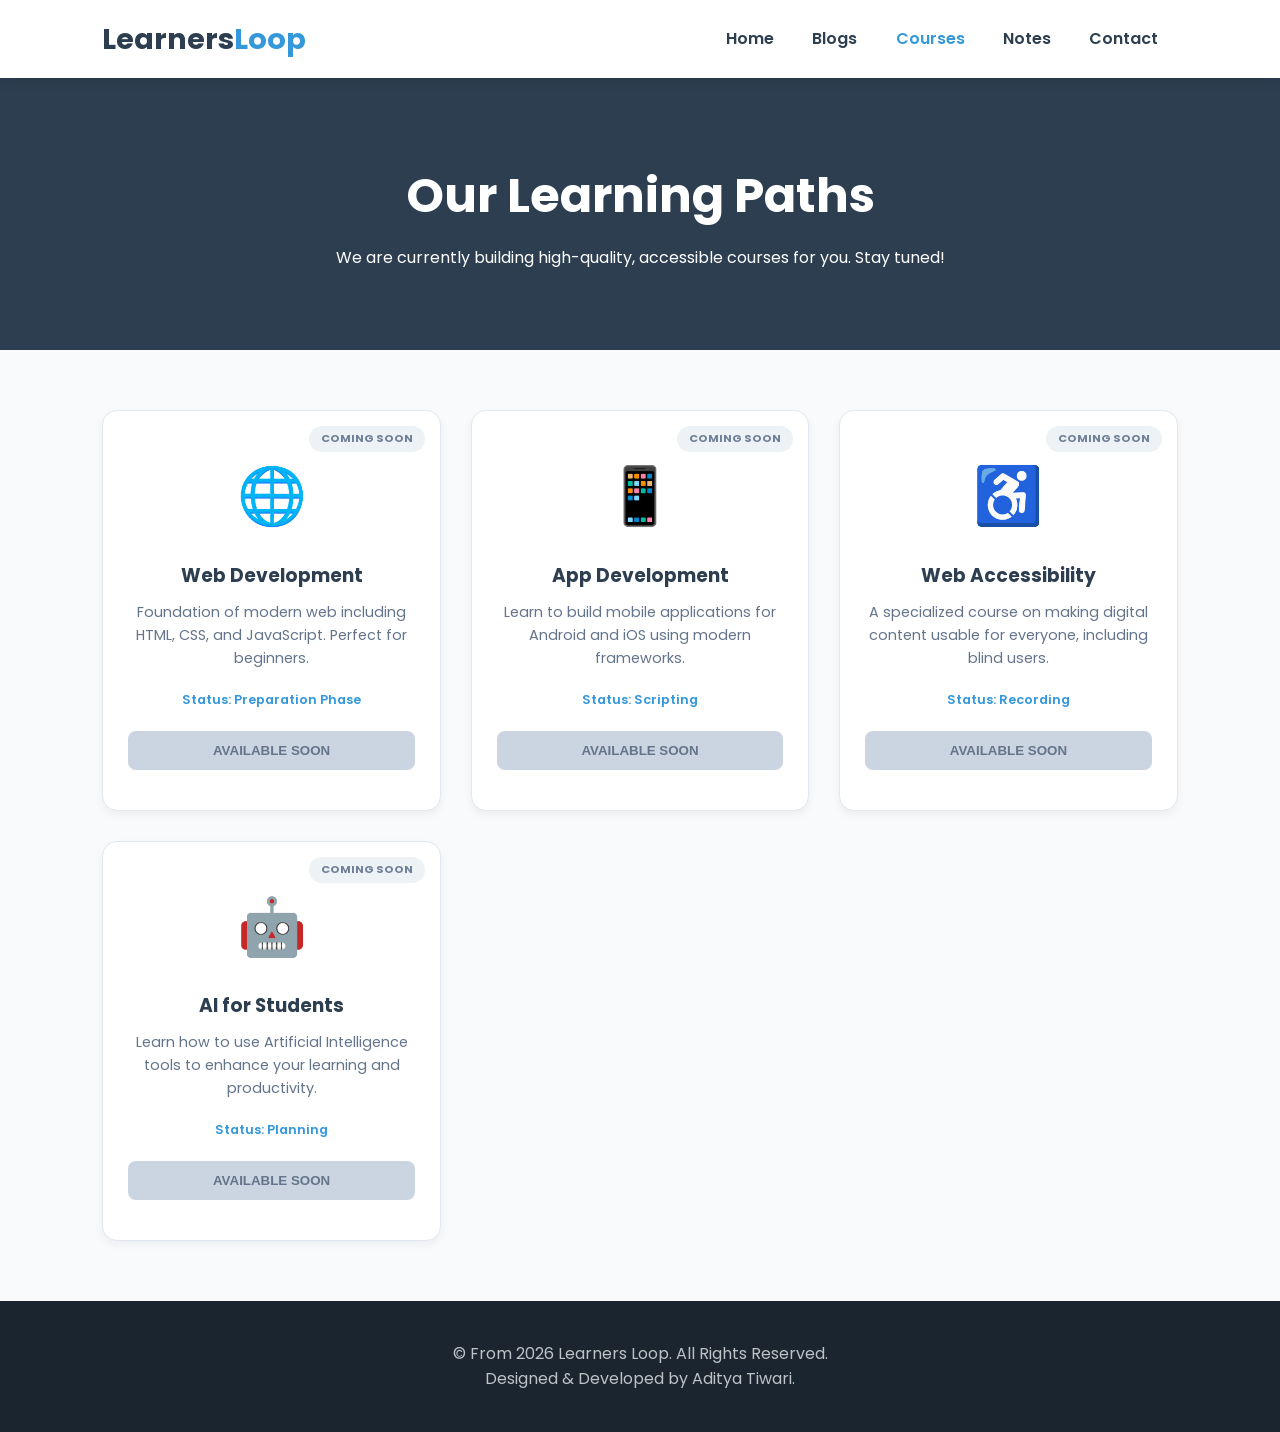
<file: courses.html>
<!DOCTYPE html>
<html lang="hi">
<head>
    <meta charset="UTF-8">
    <meta name="viewport" content="width=device-width, initial-scale=1.0">
    <title>Courses - Learners Loop</title>
    <!-- CSS Files -->
    <link rel="stylesheet" href="style.css">
    <link rel="stylesheet" href="courses.css">
    <!-- Google Fonts -->
    <link href="https://fonts.googleapis.com/css2?family=Poppins:wght@300;400;600;700&display=swap" rel="stylesheet">
</head>
<body>

    <!-- Skip Link for Screen Readers -->
    <a href="#main-content" class="skip-link">Skip to main content</a>

    <header>
        <nav class="navbar" role="navigation" aria-label="Main Navigation">
            <div class="logo">
                <a href="index.html">Learners<span>Loop</span></a>
            </div>
            <!-- नेविगेशन लिंक्स -->
            <ul class="nav-links" id="nav-links">
                <li><a href="index.html">Home</a></li>
                <li><a href="blogs.html">Blogs</a></li>
                <li><a href="courses.html" class="active">Courses</a></li>
                <li><a href="notes.html">Notes</a></li>
                <li><a href="contact.html">Contact</a></li>
            </ul>
            <!-- मोबाइल मेनू बटन -->
            <button class="menu-toggle" id="mobile-menu" aria-label="Toggle Menu">
                <span class="bar"></span>
                <span class="bar"></span>
                <span class="bar"></span>
            </button>
        </nav>
    </header>

    <main id="main-content">
        <!-- Courses Hero Section -->
        <section class="courses-hero">
            <h1>Our Learning Paths</h1>
            <p>We are currently building high-quality, accessible courses for you. Stay tuned!</p>
        </section>

        <!-- Course Grid Section -->
        <section class="courses-container">
            <div class="course-grid">
                
                <!-- Course Card 1 -->
                <div class="course-card">
                    <div class="course-badge upcoming">Coming Soon</div>
                    <div class="course-icon">🌐</div>
                    <h3>Web Development</h3>
                    <p>Foundation of modern web including HTML, CSS, and JavaScript. Perfect for beginners.</p>
                    <div class="status-bar">Status: Preparation Phase</div>
                    <button class="enroll-btn disabled" disabled>Available Soon</button>
                </div>

                <!-- Course Card 2 -->
                <div class="course-card">
                    <div class="course-badge upcoming">Coming Soon</div>
                    <div class="course-icon">📱</div>
                    <h3>App Development</h3>
                    <p>Learn to build mobile applications for Android and iOS using modern frameworks.</p>
                    <div class="status-bar">Status: Scripting</div>
                    <button class="enroll-btn disabled" disabled>Available Soon</button>
                </div>

                <!-- Course Card 3 -->
                <div class="course-card">
                    <div class="course-badge upcoming">Coming Soon</div>
                    <div class="course-icon">♿</div>
                    <h3>Web Accessibility</h3>
                    <p>A specialized course on making digital content usable for everyone, including blind users.</p>
                    <div class="status-bar">Status: Recording</div>
                    <button class="enroll-btn disabled" disabled>Available Soon</button>
                </div>

                <!-- Course Card 4 -->
                <div class="course-card">
                    <div class="course-badge upcoming">Coming Soon</div>
                    <div class="course-icon">🤖</div>
                    <h3>AI for Students</h3>
                    <p>Learn how to use Artificial Intelligence tools to enhance your learning and productivity.</p>
                    <div class="status-bar">Status: Planning</div>
                    <button class="enroll-btn disabled" disabled>Available Soon</button>
                </div>
            </div>
        </section>
    </main>

    <footer>
        <p>&copy; From 2026 Learners Loop. All Rights Reserved. <br>
        Designed & Developed by Aditya Tiwari.</p>
    </footer>

    <!-- Mobile Menu Script -->
    <script>
        const mobileMenu = document.getElementById('mobile-menu');
        const navLinks = document.getElementById('nav-links');

        mobileMenu.addEventListener('click', () => {
            navLinks.classList.toggle('active');
            mobileMenu.classList.toggle('is-active');
        });
    </script>

</body>
</html>
</file>
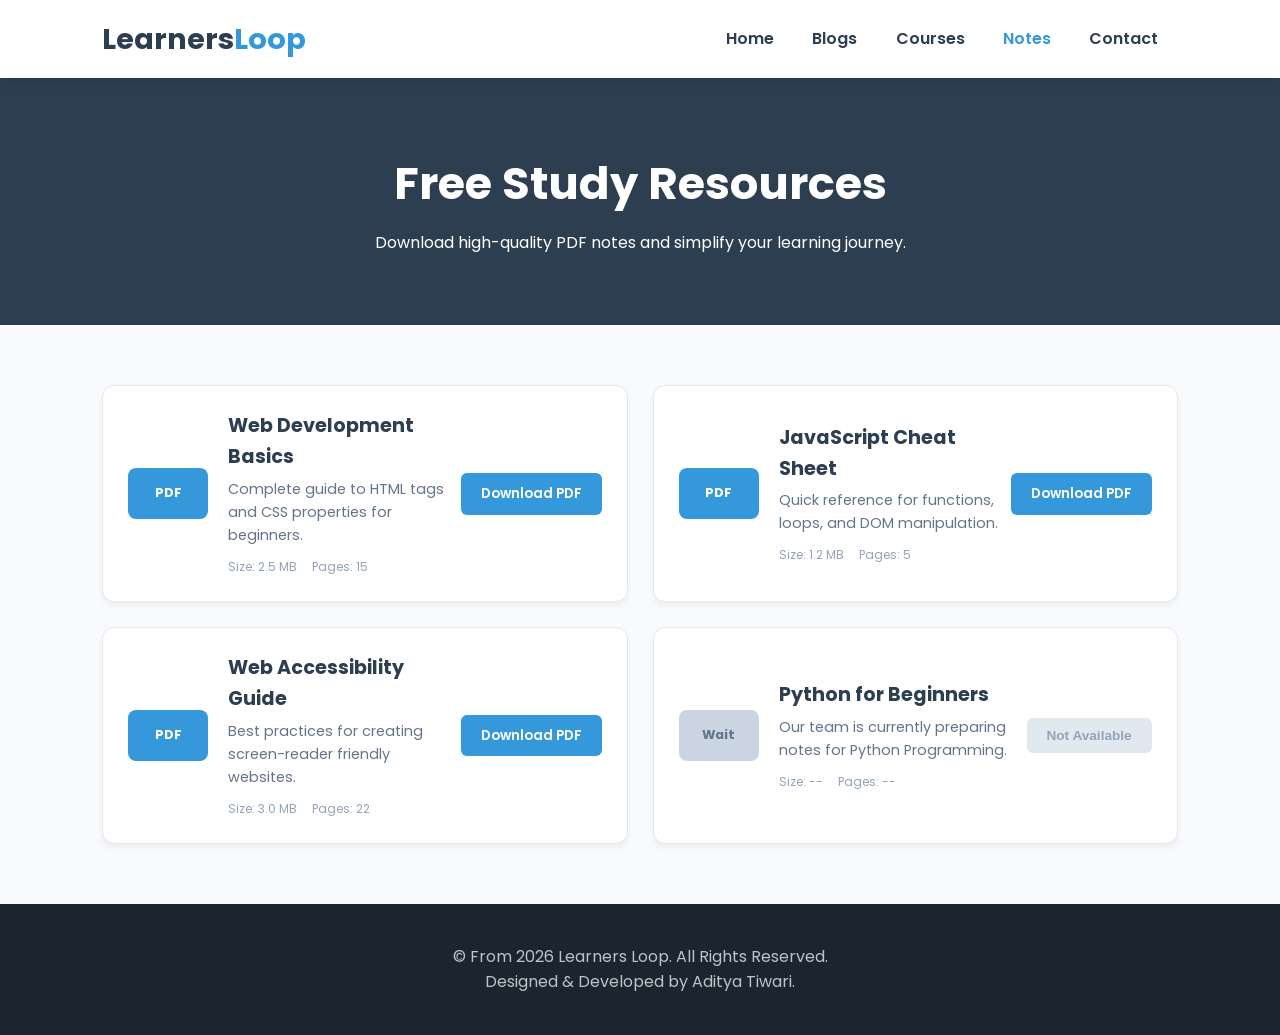
<file: notes.html>
<!DOCTYPE html>
<html lang="hi">
<head>
    <meta charset="UTF-8">
    <meta name="viewport" content="width=device-width, initial-scale=1.0">
    <title>Study Notes - Learners Loop</title>
    <!-- CSS Files -->
    <link rel="stylesheet" href="style.css">
    <link rel="stylesheet" href="notes.css">
    <!-- Google Fonts -->
    <link href="https://fonts.googleapis.com/css2?family=Poppins:wght@300;400;600;700&display=swap" rel="stylesheet">
</head>
<body>

    <!-- Skip Link for Accessibility -->
    <a href="#main-content" class="skip-link">Skip to main content</a>

    <header>
        <nav class="navbar" role="navigation" aria-label="Main Navigation">
            <div class="logo">
                <a href="index.html">Learners<span>Loop</span></a>
            </div>
            <!-- नेविगेशन लिंक्स -->
            <ul class="nav-links" id="nav-links">
                <li><a href="index.html">Home</a></li>
                <li><a href="blogs.html">Blogs</a></li>
                <li><a href="courses.html">Courses</a></li>
                <li><a href="notes.html" class="active">Notes</a></li>
                <li><a href="contact.html">Contact</a></li>
            </ul>
            <!-- मोबाइल मेनू बटन -->
            <button class="menu-toggle" id="mobile-menu" aria-label="Toggle Menu">
                <span class="bar"></span>
                <span class="bar"></span>
                <span class="bar"></span>
            </button>
        </nav>
    </header>

    <main id="main-content">
        <!-- Notes Hero Section -->
        <section class="notes-hero">
            <h1>Free Study Resources</h1>
            <p>Download high-quality PDF notes and simplify your learning journey.</p>
        </section>

        <!-- Notes Grid Section -->
        <section class="notes-container">
            <div class="notes-grid">
                
                <!-- Note Item 1 -->
                <div class="note-card">
                    <div class="file-type">PDF</div>
                    <div class="note-info">
                        <h3>Web Development Basics</h3>
                        <p>Complete guide to HTML tags and CSS properties for beginners.</p>
                        <div class="note-meta">
                            <span>Size: 2.5 MB</span>
                            <span>Pages: 15</span>
                        </div>
                    </div>
                    <a href="#" class="download-btn">Download PDF</a>
                </div>

                <!-- Note Item 2 -->
                <div class="note-card">
                    <div class="file-type">PDF</div>
                    <div class="note-info">
                        <h3>JavaScript Cheat Sheet</h3>
                        <p>Quick reference for functions, loops, and DOM manipulation.</p>
                        <div class="note-meta">
                            <span>Size: 1.2 MB</span>
                            <span>Pages: 5</span>
                        </div>
                    </div>
                    <a href="#" class="download-btn">Download PDF</a>
                </div>

                <!-- Note Item 3 -->
                <div class="note-card">
                    <div class="file-type">PDF</div>
                    <div class="note-info">
                        <h3>Web Accessibility Guide</h3>
                        <p>Best practices for creating screen-reader friendly websites.</p>
                        <div class="note-meta">
                            <span>Size: 3.0 MB</span>
                            <span>Pages: 22</span>
                        </div>
                    </div>
                    <a href="#" class="download-btn">Download PDF</a>
                </div>

                <!-- Note Item 4 -->
                <div class="note-card">
                    <div class="file-type coming-soon">Wait</div>
                    <div class="note-info">
                        <h3>Python for Beginners</h3>
                        <p>Our team is currently preparing notes for Python Programming.</p>
                        <div class="note-meta">
                            <span>Size: --</span>
                            <span>Pages: --</span>
                        </div>
                    </div>
                    <button class="download-btn disabled" disabled>Not Available</button>
                </div>

            </div>
        </section>
    </main>

    <footer>
        <p>&copy; From 2026 Learners Loop. All Rights Reserved. <br>
        Designed & Developed by Aditya Tiwari.</p>
    </footer>

    <!-- मोबाइल मेनू स्क्रिप्ट -->
    <script>
        const mobileMenu = document.getElementById('mobile-menu');
        const navLinks = document.getElementById('nav-links');

        mobileMenu.addEventListener('click', () => {
            navLinks.classList.toggle('active');
            mobileMenu.classList.toggle('is-active');
        });
    </script>

</body>
</html>
</file>
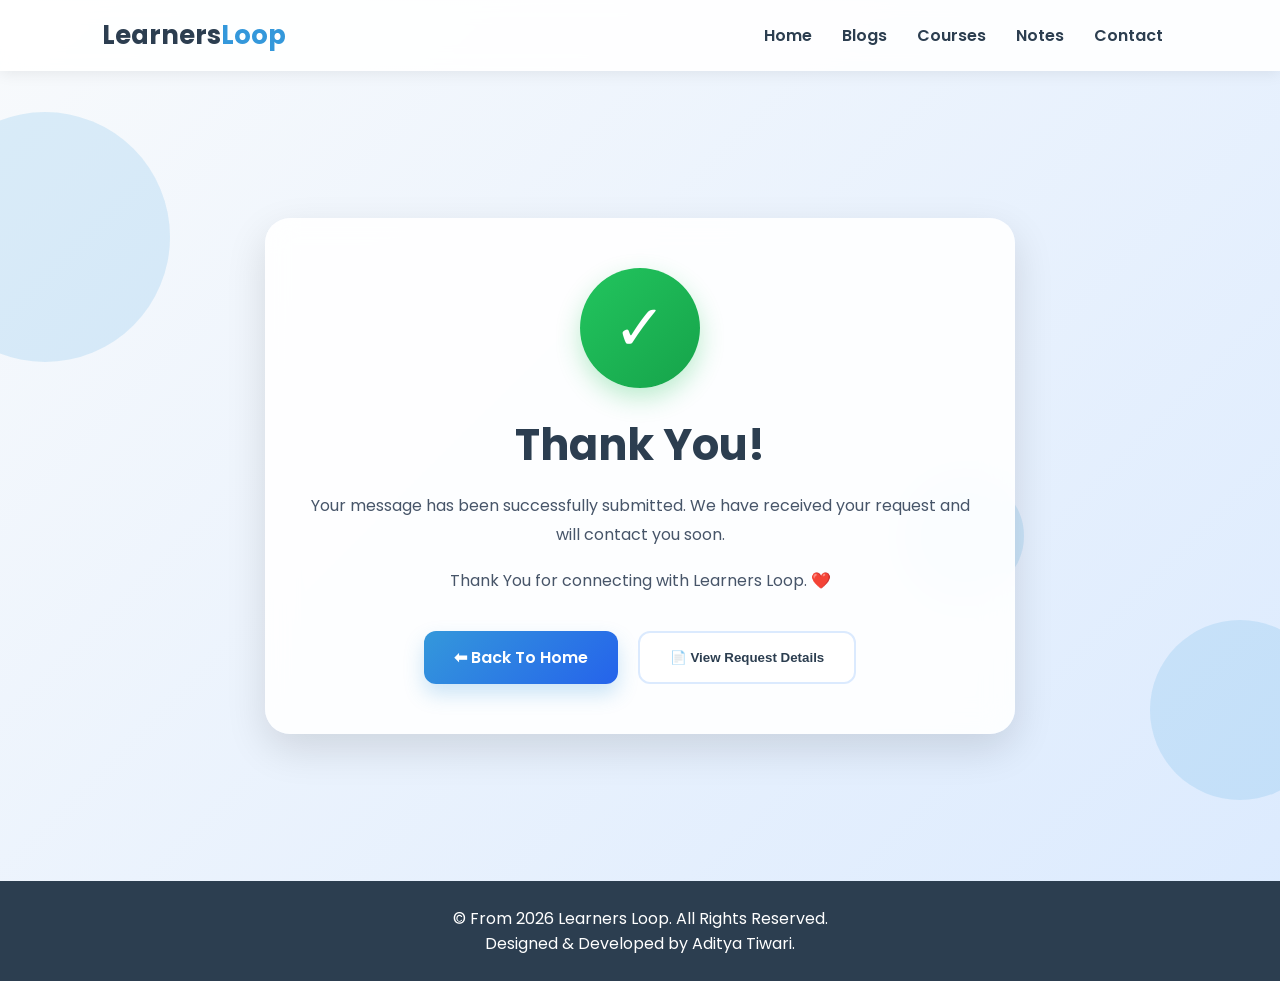
<file: thanks.html>
<!DOCTYPE html>
<html lang="hi">
<head>
<meta charset="UTF-8">
<meta name="viewport" content="width=device-width, initial-scale=1.0">
<title>Thank You - Learners Loop</title>

<link href="https://fonts.googleapis.com/css2?family=Poppins:wght@300;400;600;700&display=swap" rel="stylesheet">

<style>
:root{
    --primary:#3498db;
    --secondary:#2c3e50;
    --bg-light:#f8fafc;
    --white:#ffffff;
    --success:#22c55e;
}

/* ================= RESET ================= */
*{
    margin:0;
    padding:0;
    box-sizing:border-box;
}

body{
    font-family:'Poppins',sans-serif;
    background:linear-gradient(135deg,#f8fafc,#dbeafe);
    overflow-x:hidden;
    min-height:100vh;
    color:var(--secondary);
}

/* ================= NAVBAR ================= */
.navbar{
    display:flex;
    justify-content:space-between;
    align-items:center;
    padding:1rem 8%;
    background:rgba(255,255,255,0.9);
    backdrop-filter:blur(10px);
    box-shadow:0 2px 15px rgba(0,0,0,0.08);
    position:sticky;
    top:0;
    z-index:1000;
}

.logo a{
    text-decoration:none;
    font-size:1.6rem;
    font-weight:700;
    color:var(--secondary);
}

.logo span{
    color:var(--primary);
}

.nav-links{
    display:flex;
    list-style:none;
}

.nav-links li a{
    text-decoration:none;
    color:var(--secondary);
    padding:0 15px;
    font-weight:600;
    transition:0.3s;
}

.nav-links li a:hover{
    color:var(--primary);
}

.menu-toggle{
    display:none;
    flex-direction:column;
    cursor:pointer;
    background:none;
    border:none;
}

.bar{
    width:25px;
    height:3px;
    background:var(--secondary);
    margin:4px 0;
}

/* ================= MAIN SECTION ================= */
.thankyou-container{
    min-height:90vh;
    display:flex;
    justify-content:center;
    align-items:center;
    padding:40px 20px;
    position:relative;
    overflow:hidden;
}

/* Floating Background Circles */
.circle{
    position:absolute;
    border-radius:50%;
    background:rgba(52,152,219,0.15);
    animation:float 8s infinite ease-in-out;
}

.circle:nth-child(1){
    width:250px;
    height:250px;
    top:5%;
    left:-80px;
}

.circle:nth-child(2){
    width:180px;
    height:180px;
    bottom:10%;
    right:-50px;
    animation-delay:2s;
}

.circle:nth-child(3){
    width:120px;
    height:120px;
    top:50%;
    right:20%;
    animation-delay:4s;
}

@keyframes float{
    0%{
        transform:translateY(0px);
    }
    50%{
        transform:translateY(-25px);
    }
    100%{
        transform:translateY(0px);
    }
}

/* ================= CARD ================= */
.thankyou-card{
    background:rgba(255,255,255,0.9);
    backdrop-filter:blur(15px);
    width:100%;
    max-width:750px;
    border-radius:25px;
    padding:50px 35px;
    text-align:center;
    box-shadow:0 15px 40px rgba(0,0,0,0.12);
    position:relative;
    z-index:10;
    animation:fadeUp 1s ease;
}

@keyframes fadeUp{
    from{
        opacity:0;
        transform:translateY(50px);
    }
    to{
        opacity:1;
        transform:translateY(0);
    }
}

/* Success Tick */
.checkmark{
    width:120px;
    height:120px;
    background:linear-gradient(135deg,#22c55e,#16a34a);
    border-radius:50%;
    margin:0 auto 25px;
    display:flex;
    justify-content:center;
    align-items:center;
    font-size:4rem;
    color:white;
    animation:pop 0.7s ease;
    box-shadow:0 10px 25px rgba(34,197,94,0.3);
}

@keyframes pop{
    0%{
        transform:scale(0);
    }
    70%{
        transform:scale(1.1);
    }
    100%{
        transform:scale(1);
    }
}

.thankyou-card h1{
    font-size:2.7rem;
    margin-bottom:15px;
    color:var(--secondary);
}

.thankyou-card p{
    font-size:1rem;
    line-height:1.8;
    color:#475569;
    margin-bottom:18px;
}

/* ================= BUTTONS ================= */
.button-group{
    margin-top:35px;
    display:flex;
    gap:20px;
    justify-content:center;
    flex-wrap:wrap;
}

.btn{
    text-decoration:none;
    padding:14px 30px;
    border-radius:12px;
    font-weight:600;
    transition:0.4s;
    position:relative;
    overflow:hidden;
}

.home-btn{
    background:linear-gradient(135deg,#3498db,#2563eb);
    color:white;
    box-shadow:0 10px 20px rgba(52,152,219,0.25);
}

.home-btn:hover{
    transform:translateY(-4px) scale(1.03);
}

.info-btn{
    background:white;
    color:var(--secondary);
    border:2px solid #dbeafe;
}

.info-btn:hover{
    background:#eff6ff;
    transform:translateY(-4px);
}

/* ================= EXTRA INFO SECTION ================= */
.more-info{
    margin-top:35px;
    display:none;
    animation:fadeInfo 0.6s ease;
}

.more-info.active{
    display:block;
}

@keyframes fadeInfo{
    from{
        opacity:0;
        transform:translateY(20px);
    }
    to{
        opacity:1;
        transform:translateY(0);
    }
}

.info-box{
    background:#eff6ff;
    border-left:5px solid var(--primary);
    border-radius:12px;
    padding:25px;
    text-align:left;
    margin-top:20px;
}

.info-box h3{
    margin-bottom:12px;
    color:var(--secondary);
}

.info-box ul{
    padding-left:20px;
}

.info-box ul li{
    margin-bottom:10px;
    color:#475569;
    line-height:1.6;
}

/* ================= FOOTER ================= */
footer{
    background:var(--secondary);
    color:white;
    text-align:center;
    padding:25px 15px;
}

/* ================= MOBILE ================= */
@media(max-width:768px){

    .menu-toggle{
        display:flex;
    }

    .nav-links{
        display:none;
        position:absolute;
        top:100%;
        left:0;
        width:100%;
        background:white;
        flex-direction:column;
        text-align:center;
        padding:20px 0;
    }

    .nav-links.active{
        display:flex;
    }

    .nav-links li{
        margin:10px 0;
    }

    .thankyou-card{
        padding:40px 22px;
    }

    .thankyou-card h1{
        font-size:2rem;
    }

    .checkmark{
        width:95px;
        height:95px;
        font-size:3rem;
    }

    .btn{
        width:100%;
    }

    .button-group{
        flex-direction:column;
    }
}
</style>
</head>

<body>

<!-- ================= NAVBAR ================= -->
<header>
    <nav class="navbar">
        <div class="logo">
            <a href="index.html">Learners<span>Loop</span></a>
        </div>

        <ul class="nav-links" id="nav-links">
            <li><a href="index.html">Home</a></li>
            <li><a href="blogs.html">Blogs</a></li>
            <li><a href="courses.html">Courses</a></li>
            <li><a href="notes.html">Notes</a></li>
            <li><a href="contact.html">Contact</a></li>
        </ul>

        <button class="menu-toggle" id="mobile-menu">
            <span class="bar"></span>
            <span class="bar"></span>
            <span class="bar"></span>
        </button>
    </nav>
</header>

<!-- ================= MAIN ================= -->
<section class="thankyou-container">

    <!-- Floating Background -->
    <div class="circle"></div>
    <div class="circle"></div>
    <div class="circle"></div>

    <div class="thankyou-card">

        <div class="checkmark">✓</div>

        <h1>Thank You!</h1>

        <p>
            Your message has been successfully submitted. 
            We have received your request and will contact you soon.
        </p>

        <p>
            Thank You for connecting with Learners Loop. ❤️
        </p>

        <!-- Buttons -->
        <div class="button-group">

            <!-- HOME BUTTON -->
            <a href="index.html" class="btn home-btn">
                ⬅ Back To Home
            </a>

            <!-- INFO BUTTON -->
            <button class="btn info-btn" id="showInfoBtn">
                📄 View Request Details
            </button>

        </div>

        <!-- HIDDEN INFO SECTION -->
        <div class="more-info" id="moreInfo">

            <div class="info-box">
                <h3>Your Form Request Information</h3>

                <ul>
                    <li>✅ Your form has been securely submitted.</li>
                    <li>📩 Our team will review your request shortly.</li>
                    <li>⏳ Expected response time: 12 - 24 hours.</li>
                    <li>📧 Please keep checking your email inbox.</li>
                    <li>🚀 Thank you for trusting Learners Loop.</li>
                </ul>
            </div>

        </div>

    </div>
</section>

<!-- ================= FOOTER ================= -->
<footer>
    <p>
        &copy; From 2026 Learners Loop. All Rights Reserved.
        <br>
        Designed & Developed by Aditya Tiwari.
    </p>
</footer>

<!-- ================= SCRIPT ================= -->
<script>

/* Mobile Menu */
const mobileMenu = document.getElementById('mobile-menu');
const navLinks = document.getElementById('nav-links');

mobileMenu.addEventListener('click', () => {
    navLinks.classList.toggle('active');
});

/* Show More Info */
const showInfoBtn = document.getElementById('showInfoBtn');
const moreInfo = document.getElementById('moreInfo');

showInfoBtn.addEventListener('click', () => {

    moreInfo.classList.toggle('active');

    if(moreInfo.classList.contains('active')){
        showInfoBtn.innerHTML = "❌ Hide Details";
    }else{
        showInfoBtn.innerHTML = "📄 View Request Details";
    }
});

</script>

</body>
</html>
</file>
<file: style.css>
/* --- Global Reset & Root Variables --- */
:root {
    --primary: #3498db;      /* Professional Blue */
    --secondary: #2c3e50;    /* Dark Slate */
    --bg-light: #f4f7f9;
    --text-muted: #64748b;
    --white: #ffffff;
}

* {
    margin: 0;
    padding: 0;
    box-sizing: border-box;
}

body {
    font-family: 'Poppins', sans-serif;
    line-height: 1.6;
    background-color: var(--bg-light);
    color: var(--secondary);
    overflow-x: hidden; /* मोबाइल पर एक्स्ट्रा स्पेस हटाने के लिए */
}

/* --- Accessibility --- */
.skip-link {
    position: absolute;
    top: -50px;
    left: 0;
    background: var(--primary);
    color: white;
    padding: 10px;
    z-index: 1001;
    transition: 0.3s;
}
.skip-link:focus { top: 0; }

/* --- Navbar --- */
.navbar {
    display: flex;
    justify-content: space-between;
    align-items: center;
    padding: 1rem 8%;
    background: var(--white);
    box-shadow: 0 4px 12px rgba(0,0,0,0.08);
    position: sticky;
    top: 0;
    z-index: 1000;
}

.logo a {
    font-size: 1.8rem;
    font-weight: 700;
    text-decoration: none;
    color: var(--secondary);
}
.logo span { color: var(--primary); }

.nav-links { display: flex; list-style: none; }
.nav-links li a {
    text-decoration: none;
    color: var(--secondary);
    padding: 0.5rem 1.2rem;
    font-weight: 600;
    transition: 0.3s;
}
.nav-links li a:hover, .nav-links li a.active { color: var(--primary); }

/* --- Mobile Menu Button --- */
.menu-toggle {
    display: none;
    flex-direction: column;
    cursor: pointer;
    background: none;
    border: none;
}
.bar {
    width: 25px;
    height: 3px;
    background: var(--secondary);
    margin: 4px 0;
    transition: 0.4s;
    border-radius: 3px;
}

/* --- Hero Section --- */
.hero {
    height: 70vh;
    background: linear-gradient(rgba(44, 62, 80, 0.85), rgba(44, 62, 80, 0.85)), 
                url('https://images.unsplash.com/photo-1513258496099-48168024aec0?q=80&w=1000');
    background-size: cover;
    background-position: center;
    display: flex;
    align-items: center;
    justify-content: center;
    text-align: center;
    color: white;
    padding: 0 20px;
}

.hero-content h1 { font-size: 3.5rem; margin-bottom: 15px; }
.hero-content p { font-size: 1.2rem; margin-bottom: 30px; max-width: 700px; margin-inline: auto; }

/* --- Buttons --- */
.btn {
    display: inline-block;
    padding: 15px 35px;
    border-radius: 50px;
    text-decoration: none;
    font-weight: 700;
    transition: 0.3s ease;
    text-transform: uppercase;
}
.btn-primary { background: var(--primary); color: white; box-shadow: 0 4px 15px rgba(52,152,219,0.4); }
.btn-primary:hover { background: #2980b9; transform: translateY(-3px); }

/* --- Features Section --- */
.features { padding: 80px 8%; background: white; }
.section-title { text-align: center; margin-bottom: 50px; }
.section-title h2 { font-size: 2.5rem; }

.feature-grid {
    display: grid;
    grid-template-columns: repeat(auto-fit, minmax(280px, 1fr));
    gap: 30px;
}

.feature-card {
    padding: 40px;
    text-align: center;
    background: #f8fafc;
    border-radius: 15px;
    transition: 0.3s;
    border-bottom: 4px solid var(--primary);
}
.feature-card:hover { transform: translateY(-10px); box-shadow: 0 10px 25px rgba(0,0,0,0.1); }
.feature-card .icon { font-size: 3rem; margin-bottom: 20px; }

/* --- Mission Section --- */
.mission-statement {
    padding: 80px 8%;
    background: var(--secondary);
    color: white;
    text-align: center;
}
.mission-content p { font-size: 1.5rem; font-style: italic; max-width: 900px; margin: auto; }
.author { margin-top: 20px; font-weight: bold; color: var(--primary); }

/* --- Footer --- */
footer { background: #1a252f; color: #bdc3c7; text-align: center; padding: 40px; }

/* --- Responsive Media Queries --- */
@media (max-width: 768px) {
    .menu-toggle { display: flex; }

    .nav-links {
        display: none; /* मोबाइल पर नेविगेशन छिपाएं */
        flex-direction: column;
        position: absolute;
        top: 100%;
        left: 0;
        width: 100%;
        background: var(--white);
        box-shadow: 0 10px 15px rgba(0,0,0,0.1);
        padding: 20px 0;
    }

    /* जब JS से 'active' क्लास लगेगी तब मेनू दिखेगा */
    .nav-links.active {
        display: flex;
    }

    .nav-links li { text-align: center; padding: 12px 0; }
    
    .hero-content h1 { font-size: 2.2rem; }
    .hero-content p { font-size: 1rem; }
    
    .section-title h2 { font-size: 2rem; }
}

/* एनीमेशन के लिए एक्स्ट्रा (Optional) */
@keyframes fadeInDown {
    from { opacity: 0; transform: translateY(-30px); }
    to { opacity: 1; transform: translateY(0); }
}
.hero-content { animation: fadeInDown 1s ease; }
</file>
<file: article1.css>
/* --- Root Variables --- */
:root {
    --primary: #3498db;
    --secondary: #2c3e50;
    --bg-light: #f8fafc;
    --text-main: #334155;
    --text-muted: #64748b;
    --white: #ffffff;
}

* { 
    margin: 0; 
    padding: 0; 
    box-sizing: border-box; 
}

body {
    font-family: 'Poppins', sans-serif;
    background-color: var(--bg-light);
    color: var(--text-main);
    line-height: 1.8;
}

/* --- Navbar (Fixed for Mobile & Desktop) --- */
.navbar {
    display: flex;
    justify-content: space-between;
    align-items: center;
    padding: 1rem 8%;
    background: var(--white);
    box-shadow: 0 2px 10px rgba(0,0,0,0.1);
    position: sticky;
    top: 0;
    z-index: 1000;
}

.logo a { font-size: 1.6rem; font-weight: 700; text-decoration: none; color: var(--secondary); }
.logo span { color: var(--primary); }

.nav-links { display: flex; list-style: none; }
.nav-links li a { 
    text-decoration: none; 
    color: var(--secondary); 
    padding: 0.5rem 1rem; 
    font-weight: 600; 
    transition: 0.3s;
}
.nav-links li a.active, .nav-links li a:hover { color: var(--primary); }

/* --- Mobile Menu Toggle --- */
.menu-toggle { 
    display: none; 
    flex-direction: column; 
    cursor: pointer; 
    background: none; 
    border: none; 
    outline: none;
}
.bar { width: 25px; height: 3px; background: var(--secondary); margin: 4px 0; transition: 0.4s; }

/* --- Article Layout --- */
.article-container { max-width: 850px; margin: 40px auto; padding: 0 20px; }
.main-content { 
    background: var(--white); 
    padding: 40px; 
    border-radius: 15px; 
    box-shadow: 0 4px 20px rgba(0,0,0,0.05); 
}

.category-badge {
    background: #e1effe;
    color: var(--primary);
    padding: 5px 15px;
    border-radius: 20px;
    font-size: 0.8rem;
    font-weight: 700;
    text-transform: uppercase;
}

.post-header h1 { font-size: 2.5rem; margin: 20px 0 10px; color: var(--secondary); line-height: 1.2; }
.post-meta { color: var(--text-muted); margin-bottom: 30px; font-size: 0.9rem; }

.hero-image { 
    height: 400px; 
    background-size: cover; 
    background-position: center; 
    border-radius: 12px; 
    margin-bottom: 40px; 
}

.post-body h2 { margin: 35px 0 15px; color: var(--secondary); font-size: 1.8rem; }
.post-body p { margin-bottom: 20px; font-size: 1.05rem; }

.mission-quote {
    border-left: 5px solid var(--primary);
    padding: 20px 30px;
    margin: 40px 0;
    background: #f1f5f9;
    font-style: italic;
    font-size: 1.25rem;
    color: var(--secondary);
}

/* --- Author Box (FIXED) --- */
.author-box {
    margin-top: 60px;
    padding: 30px;
    background-color: black;
    color: white;
    border-radius: 12px;
    border: 1px solid #e2e8f0; /* Soft border to define shape on white bg */
    border-left: 5px solid var(--primary);
}

.author-box h3 { color: var(--accent-purple); margin-bottom: 12px; font-size: 1.4rem; }
.author-box p { color: white; line-height: 1.6; }

footer {
    text-align: center;
    padding: 40px;
    background: var(--secondary);
    color: var(--white);
    margin-top: 60px;
}

/* --- Responsive Design --- */
@media (max-width: 768px) {
    .menu-toggle { display: flex; }
    
    .nav-links {
        display: none;
        flex-direction: column;
        position: absolute;
        top: 100%;
        left: 0;
        width: 100%;
        background: var(--white);
        padding: 20px 0;
        box-shadow: 0 10px 15px rgba(0,0,0,0.05);
        text-align: center;
    }

    .nav-links.active { display: flex; }
    .nav-links li { margin: 15px 0; }
    
    .post-header h1 { font-size: 1.8rem; }
    .hero-image { height: 250px; }
    .main-content { padding: 25px; }

    /* Animation for mobile menu bars */
    .menu-toggle.is-active .bar:nth-child(1) { transform: translateY(11px) rotate(45deg); }
    .menu-toggle.is-active .bar:nth-child(2) { opacity: 0; }
    .menu-toggle.is-active .bar:nth-child(3) { transform: translateY(-11px) rotate(-45deg); }
}
</file>
<file: article2.css>
/* --- Variables & Reset --- */
:root {
    --accent: #e67e22; 
    --dark: #2c3e50;
    --light-grey: #f4f7f6;
    --white: #ffffff;
    --text: #2f3542;
}

* {
    margin: 0;
    padding: 0;
    box-sizing: border-box;
}

body {
    font-family: 'Poppins', sans-serif;
    background-color: #f0f2f5;
    color: var(--text);
    line-height: 1.7;
}

/* --- Navigation (Mobile Fix) --- */
.navbar {
    display: flex;
    justify-content: space-between;
    align-items: center;
    padding: 1rem 8%;
    background: var(--white);
    border-bottom: 3px solid var(--accent);
    position: sticky;
    top: 0;
    z-index: 1000;
}
.logo a { font-size: 1.6rem; font-weight: 700; text-decoration: none; color: var(--dark); }
.logo span { color:  var(--primary); }
.nav-links { display: flex; list-style: none; }
.nav-links li a { text-decoration: none; color: var(--dark); padding: 0.5rem 1rem; font-weight: 600; }
.nav-links li a.active { color: var(--accent); }

.menu-toggle { display: none; flex-direction: column; cursor: pointer; background: none; border: none; }
.bar { width: 25px; height: 3px; background: var(--dark); margin: 4px 0; transition: 0.4s; }

/* --- Container --- */
.article-container { max-width: 900px; margin: 50px auto; padding: 0 15px; }
.main-content { background: var(--white); padding: 50px; border-radius: 20px; box-shadow: 0 10px 30px rgba(0,0,0,0.08); }

/* --- Header --- */
.category-badge { background: #fff3e0; color: var(--accent); padding: 6px 18px; border-radius: 4px; font-size: 0.85rem; font-weight: 700; }
.post-header h1 { font-size: 2.8rem; color: var(--dark); margin: 25px 0 15px; line-height: 1.1; }
.post-meta { color: #7f8c8d; font-style: italic; margin-bottom: 30px; }
.hero-image { height: 350px; background-size: cover; background-position: center; border-radius: 15px; margin-bottom: 45px; border: 1px solid #ddd; }

/* --- Content --- */
.post-body h2 { color: var(--dark); border-bottom: 2px solid var(--light-grey); padding-bottom: 10px; margin: 40px 0 20px; }
.post-body p { margin-bottom: 25px; font-size: 1.15rem; }
.tip-box { background: #fff8f1; border: 1px dashed var(--accent); padding: 20px; border-radius: 10px; margin: 30px 0; color: #a35200; }

/* --- FIXED AUTHOR SECTION --- */
.author-box {
    margin-top: 50px;
    padding: 40px;
    background: #000000; /* Background set to Black */
    color: #ffffff;      /* Text color set to White */
    border-radius: 15px;
}

.author-box h3 { 
    color: var(--accent); /* Accent color for the heading */
    margin-bottom: 15px; 
    font-size: 1.5rem;
}

.author-box p {
    color: #ffffff !important; /* Ensure paragraph text is white */
    margin-bottom: 0;
    line-height: 1.6;
}

/* --- Footer --- */
footer { text-align: center; padding: 50px; background: var(--dark); color: var(--white); }

/* --- Responsive (Mobile Fix) --- */
@media (max-width: 768px) {
    .menu-toggle { display: flex; }
    .nav-links {
        display: none;
        flex-direction: column;
        position: absolute;
        top: 100%;
        left: 0;
        width: 100%;
        background: var(--white);
        padding: 20px 0;
        box-shadow: 0 10px 15px rgba(0,0,0,0.05);
    }
    .nav-links.active { display: flex; }
    .nav-links li { text-align: center; padding: 10px 0; }
    .main-content { padding: 25px; }
    .post-header h1 { font-size: 2rem; }
    .hero-image { height: 250px; }
}
</file>
<file: article3.css>
/* --- Root Variables --- */
:root {
    --accent-purple: #8e44ad;
    --soft-cream: #fffdf9;
    --dark-text: #2d3436;
    --secondary-bg: #f9f0ff;
    --white: #ffffff;
}

* { margin: 0; padding: 0; box-sizing: border-box; }

body {
    font-family: 'Poppins', sans-serif;
    background-color: var(--soft-cream);
    color: var(--dark-text);
    line-height: 1.8;
}

/* --- Navbar --- */
.navbar {
    display: flex; justify-content: space-between; align-items: center;
    padding: 1rem 8%; background: var(--white); box-shadow: 0 2px 15px rgba(0,0,0,0.05);
    position: sticky; top: 0; z-index: 1000;
}
.logo a { font-size: 1.6rem; font-weight: 700; text-decoration: none; color: #2c3e50; }
.logo span { color: var(--accent-purple); }

.nav-links { display: flex; list-style: none; }
.nav-links li a { 
    text-decoration: none; color: #2c3e50; 
    padding: 0.5rem 1rem; font-weight: 600; 
    transition: 0.3s;
}
.nav-links li a.active, .nav-links li a:hover { color: var(--accent-purple); }

/* --- Mobile Menu --- */
.menu-toggle { display: none; flex-direction: column; cursor: pointer; background: none; border: none; }
.bar { width: 25px; height: 3px; background: #2c3e50; margin: 4px 0; transition: 0.4s; }

/* --- Layout --- */
.article-container { max-width: 800px; margin: 60px auto; padding: 0 20px; }
.main-content { 
    background: var(--white); 
    padding: 60px; 
    border-radius: 8px; 
    border: 1px solid #dfe6e9;
    box-shadow: 0 5px 15px rgba(0,0,0,0.02);
}

.category-badge {
    background: var(--secondary-bg);
    color: var(--accent-purple);
    padding: 6px 18px;
    border-radius: 4px;
    font-size: 0.85rem;
    font-weight: 700;
}

.post-header h1 { 
    font-family: 'Crimson Pro', serif; 
    font-size: 3rem; margin: 25px 0 10px; 
    color: #2c3e50; line-height: 1.1; 
}
.post-meta { color: #636e72; margin-bottom: 40px; font-style: italic; }

.hero-image { height: 450px; background-size: cover; background-position: center; border-radius: 4px; margin-bottom: 50px; }

/* --- Content Styling --- */
.post-body p { margin-bottom: 25px; font-size: 1.1rem; }
.post-body h2 { margin: 40px 0 20px; color: #2c3e50; font-family: 'Crimson Pro', serif; font-size: 2rem; }

.poetry-snippet {
    font-family: 'Crimson Pro', serif;
    font-size: 1.5rem;
    text-align: center;
    padding: 40px;
    margin: 40px 0;
    background: var(--soft-cream);
    border-top: 1px solid #eee;
    border-bottom: 1px solid #eee;
    font-style: italic;
    color: var(--accent-purple);
}

/* --- Author Box (FIXED) --- */
.author-box {
    margin-top: 60px;
    padding: 30px;
/*    background: var(--white); /* Explicit white background */*/
    border: 1px solid #e0d0f0;
    border-left: 5px solid var(--accent-purple);
/*      color: var(--dark-text); /* Visible text color */  */
color: white;
background-color: black;
}

.author-box h3 { color: var(--accent-purple); margin-bottom: 10px; font-size: 1.4rem; }

/* --- Footer --- */
footer {
    text-align: center;
    padding: 50px;
    background: #2c3e50;
    color: var(--white);
    margin-top: 60px;
}

/* --- Responsive --- */
@media (max-width: 768px) {
    .menu-toggle { display: flex; }
    .nav-links {
        display: none; flex-direction: column; position: absolute;
        top: 100%; left: 0; width: 100%; background: var(--white);
        padding: 20px 0; box-shadow: 0 10px 15px rgba(0,0,0,0.05);
        text-align: center;
    }
    .nav-links.active { display: flex; }
    .nav-links li { margin: 15px 0; }

    .post-header h1 { font-size: 2.2rem; }
    .hero-image { height: 280px; }
    .main-content { padding: 30px; }

    /* Animation for mobile menu */
    .menu-toggle.is-active .bar:nth-child(1) { transform: translateY(11px) rotate(45deg); }
    .menu-toggle.is-active .bar:nth-child(2) { opacity: 0; }
    .menu-toggle.is-active .bar:nth-child(3) { transform: translateY(-11px) rotate(-45deg); }
}
</file>
<file: blogs.css>
/* --- Root Variables --- */
:root {
    --primary: #3498db;
    --secondary: #2c3e50;
    --bg-light: #f8fafc;
    --text-main: #334155;
    --text-muted: #64748b;
    --white: #ffffff;
    --awareness-blue: #2563eb; /* आर्टिकल 4 थीम */
    --global-green: #10b981;    /* आर्टिकल 5 (Global Awareness) थीम */
}

* {
    margin: 0;
    padding: 0;
    box-sizing: border-box;
}

body {
    font-family: 'Poppins', sans-serif;
    background-color: var(--bg-light);
    color: var(--text-main);
    line-height: 1.6;
}

/* --- Navbar --- */
.navbar {
    display: flex;
    justify-content: space-between;
    align-items: center;
    padding: 1rem 8%;
    background: var(--white);
    box-shadow: 0 2px 10px rgba(0,0,0,0.1);
    position: sticky;
    top: 0;
    z-index: 1000;
}

.logo a { font-size: 1.6rem; font-weight: 700; text-decoration: none; color: var(--secondary); }
.logo span { color: var(--primary); }

.nav-links { display: flex; list-style: none; }
.nav-links li a {
    text-decoration: none;
    color: var(--secondary);
    padding: 0.5rem 1.2rem;
    font-weight: 600;
    transition: 0.3s;
}
.nav-links li a.active, .nav-links li a:hover { color: var(--primary); }

.menu-toggle { display: none; flex-direction: column; cursor: pointer; background: none; border: none; }
.bar { width: 25px; height: 3px; background: var(--secondary); margin: 4px 0; }

/* --- Hero Section --- */
.blog-hero {
    background: var(--secondary);
    color: var(--white);
    text-align: center;
    padding: 80px 20px;
}

.blog-hero h1 { font-size: 2.8rem; margin-bottom: 10px; }
.blog-hero p { font-size: 1.1rem; opacity: 0.8; }

/* --- Blog Grid --- */
.blog-container {
    max-width: 1200px;
    margin: 60px auto;
    padding: 0 20px;
}

.blog-grid {
    display: grid;
    grid-template-columns: repeat(auto-fit, minmax(320px, 1fr));
    gap: 30px;
}

/* --- Featured Card Layout (डेस्कटॉप पर बड़ी दिखेगी) --- */
@media (min-width: 992px) {
    .layout-featured {
        grid-column: span 2;
    }
}

/* --- Card Styling --- */
.blog-card {
    background: var(--white);
    border-radius: 15px;
    overflow: hidden;
    box-shadow: 0 4px 15px rgba(0,0,0,0.05);
    transition: transform 0.3s ease;
    display: flex;
    flex-direction: column;
}

.blog-card:hover {
    transform: translateY(-10px);
}

.card-img {
    height: 240px;
    background-size: cover;
    background-position: center;
}

.card-body {
    padding: 25px;
    flex-grow: 1;
    display: flex;
    flex-direction: column;
}

.category-badge {
    background: #e1effe;
    color: var(--primary);
    font-size: 0.75rem;
    font-weight: 700;
    padding: 4px 12px;
    border-radius: 20px;
    width: fit-content;
    text-transform: uppercase;
}

/* आर्टिकल 4 के लिए स्पेशल बैज */
.category-badge.badge-awareness {
    background: #eff6ff;
    color: var(--awareness-blue);
}

/* आर्टिकल 5 के लिए नया स्पेशल बैज (Global Awareness) */
.category-badge.badge-global {
    background: #ecfdf5;
    color: var(--global-green);
}

.card-body h2 {
    font-size: 1.4rem;
    margin: 15px 0;
    color: var(--secondary);
    line-height: 1.3;
}

.card-body p {
    color: var(--text-muted);
    font-size: 0.95rem;
    margin-bottom: 20px;
}

/* --- Card Footer --- */
.card-footer {
    margin-top: auto;
    display: flex;
    justify-content: space-between;
    align-items: center;
    padding-top: 15px;
    border-top: 1px solid #f1f5f9;
}

.post-date { font-size: 0.85rem; color: #94a3b8; }

.read-more {
    text-decoration: none;
    color: var(--primary);
    font-weight: 700;
    font-size: 0.9rem;
}

/* स्पेशल 'Read More' कलर मैचिंग लिंक्स */
.category-badge.badge-awareness ~ .card-footer .read-more {
    color: var(--awareness-blue);
}

.category-badge.badge-global ~ .card-footer .read-more {
    color: var(--global-green);
}

/* --- Footer --- */
footer {
    background: var(--secondary);
    color: var(--white);
    text-align: center;
    padding: 40px;
    margin-top: 60px;
}

/* --- Mobile Responsive --- */
@media (max-width: 768px) {
    .menu-toggle { display: flex; }
    .nav-links {
        display: none;
        flex-direction: column;
        position: absolute;
        top: 100%;
        left: 0;
        width: 100%;
        background: var(--white);
        padding: 20px 0;
        box-shadow: 0 10px 15px rgba(0,0,0,0.05);
    }
    .nav-links.active { display: flex; }
    .nav-links li { padding: 10px 0; }
    .blog-hero h1 { font-size: 2rem; }
}
</file>
<file: contact.css>
:root {
    --primary: #3498db;
    --secondary: #2c3e50;
    --bg-light: #f8fafc;
    --white: #ffffff;
}

* { margin: 0; padding: 0; box-sizing: border-box; }
body { font-family: 'Poppins', sans-serif; background-color: var(--bg-light); }

/* Accessibility: Hidden from view but readable by screen readers */
.sr-only {
    position: absolute;
    width: 1px;
    height: 1px;
    padding: 0;
    margin: -1px;
    overflow: hidden;
    clip: rect(0, 0, 0, 0);
    border: 0;
}

/* --- Navbar --- */
.navbar {
    display: flex; justify-content: space-between; align-items: center;
    padding: 1rem 8%; background: var(--white); box-shadow: 0 2px 10px rgba(0,0,0,0.1);
    position: sticky; top: 0; z-index: 1000;
}
.logo a { font-size: 1.5rem; font-weight: 700; text-decoration: none; color: var(--secondary); }
.logo span { color: var(--primary); }
.nav-links { display: flex; list-style: none; }
.nav-links li a { text-decoration: none; color: var(--secondary); padding: 0 15px; font-weight: 600; }
.nav-links li a.active { color: var(--primary); }

.menu-toggle { display: none; cursor: pointer; flex-direction: column; background: none; border: none; }
.bar { width: 25px; height: 3px; background: var(--secondary); margin: 4px 0; }

/* --- Hero --- */
.contact-hero { background: var(--secondary); color: white; text-align: center; padding: 60px 20px; }

/* --- Container --- */
.contact-container {
    max-width: 1100px; margin: -30px auto 50px; padding: 0 20px;
    display: grid; grid-template-columns: 1fr 2fr; gap: 30px;
}

/* --- Info Cards --- */
.contact-info { display: flex; flex-direction: column; gap: 20px; }
.info-card {
    background: white; padding: 25px; border-radius: 12px;
    box-shadow: 0 5px 15px rgba(0,0,0,0.05); text-align: center;
}
.info-card h3 { margin: 10px 0; font-size: 1.1rem; }
.info-card p { font-size: 0.85rem; color: #64748b; margin-bottom: 15px; }

.action-btn {
    display: inline-block; text-decoration: none;
    background: var(--primary); color: white;
    padding: 8px 20px; border-radius: 5px;
    font-size: 0.9rem; font-weight: 600; transition: 0.3s;
}
.action-btn:hover { background: var(--secondary); transform: scale(1.05); }

/* --- Form Styles --- */
.form-wrapper { background: white; padding: 30px; border-radius: 12px; box-shadow: 0 10px 30px rgba(0,0,0,0.1); }
.input-group { margin-bottom: 15px; }
.input-group label { display: block; margin-bottom: 5px; font-weight: 600; }
.input-group input, .input-group textarea {
    width: 100%; padding: 12px; border: 1px solid #e2e8f0; border-radius: 6px; font-family: inherit;
}

.submit-btn {
    width: 100%; padding: 12px; background: var(--primary); color: white;
    border: none; border-radius: 6px; font-weight: 700; cursor: pointer;
    transition: 0.3s ease;
}

.submit-btn:disabled {
    background: #cbd5e1;
    cursor: not-allowed;
    opacity: 0.6;
}

.submit-btn:not(:disabled):hover {
    background: var(--secondary);
}

/* --- Mobile Fixes --- */
@media (max-width: 768px) {
    .menu-toggle { display: flex; }
    .nav-links {
        display: none; position: absolute; top: 100%; left: 0;
        width: 100%; background: white; flex-direction: column; text-align: center; padding: 20px 0;
    }
    .nav-links.active { display: flex; }
    .contact-container { grid-template-columns: 1fr; margin-top: 20px; }
    .action-btn { width: 100%; }
}
</file>
<file: courses.css>
/* --- Global Styles --- */
:root {
    --primary: #3498db;
    --secondary: #2c3e50;
    --white: #ffffff;
    --text-muted: #64748b;
    --bg-light: #f8fafc;
}

* {
    margin: 0;
    padding: 0;
    box-sizing: border-box;
}

body {
    font-family: 'Poppins', sans-serif;
    line-height: 1.6;
    background-color: var(--bg-light);
    overflow-x: hidden;
}

/* --- Navbar (Same as Index) --- */
.navbar {
    display: flex;
    justify-content: space-between;
    align-items: center;
    padding: 1rem 8%;
    background: var(--white);
    box-shadow: 0 4px 12px rgba(0,0,0,0.08);
    position: sticky;
    top: 0;
    z-index: 1000;
}

.logo a {
    font-size: 1.8rem;
    font-weight: 700;
    text-decoration: none;
    color: var(--secondary);
}
.logo span { color: var(--primary); }

.nav-links { display: flex; list-style: none; }
.nav-links li a {
    text-decoration: none;
    color: var(--secondary);
    padding: 0.5rem 1.2rem;
    font-weight: 600;
    transition: 0.3s;
}
.nav-links li a:hover, .nav-links li a.active { color: var(--primary); }

/* --- Mobile Menu Button --- */
.menu-toggle {
    display: none;
    flex-direction: column;
    cursor: pointer;
    background: none;
    border: none;
}
.bar {
    width: 25px;
    height: 3px;
    background: var(--secondary);
    margin: 4px 0;
    transition: 0.4s;
}

/* --- Courses Hero --- */
.courses-hero {
    background-color: var(--secondary);
    color: white;
    text-align: center;
    padding: 80px 20px;
    background-image: linear-gradient(rgba(44, 62, 80, 0.8), rgba(44, 62, 80, 0.8)), url('https://images.unsplash.com/photo-1497633762265-9d179a990aa6?q=80&w=1000');
    background-size: cover;
    background-position: center;
}

.courses-hero h1 { font-size: 3rem; margin-bottom: 10px; }

/* --- Grid & Layout --- */
.courses-container {
    padding: 60px 8%;
    background-color: var(--bg-light);
}

.course-grid {
    display: grid;
    grid-template-columns: repeat(auto-fit, minmax(300px, 1fr));
    gap: 30px;
}

/* --- Course Cards --- */
.course-card {
    background: white;
    padding: 40px 25px;
    border-radius: 15px;
    text-align: center;
    position: relative;
    box-shadow: 0 4px 10px rgba(0,0,0,0.05);
    border: 1px solid #e2e8f0;
    transition: 0.3s;
    display: flex;
    flex-direction: column;
    justify-content: space-between;
}

.course-card:hover {
    transform: translateY(-5px);
    box-shadow: 0 10px 20px rgba(0,0,0,0.1);
}

.course-badge.upcoming {
    position: absolute;
    top: 15px;
    right: 15px;
    background: #edf2f7;
    color: #718096;
    padding: 4px 12px;
    font-size: 0.7rem;
    font-weight: 700;
    border-radius: 20px;
    text-transform: uppercase;
}

.course-icon { font-size: 3.5rem; margin-bottom: 20px; }

.course-card h3 { color: var(--secondary); margin-bottom: 10px; }

.course-card p {
    color: var(--text-muted);
    font-size: 0.9rem;
    margin-bottom: 20px;
}

.status-bar {
    font-size: 0.8rem;
    color: var(--primary);
    font-weight: 600;
    margin-bottom: 20px;
}

/* --- Disabled Button --- */
.enroll-btn.disabled {
    display: inline-block;
    width: 100%;
    padding: 12px;
    background-color: #cbd5e1;
    color: #64748b;
    border: none;
    border-radius: 8px;
    font-weight: 700;
    cursor: not-allowed;
    text-transform: uppercase;
}

/* --- Responsive Media Queries --- */
@media (max-width: 768px) {
    .menu-toggle { display: flex; }

    .nav-links {
        display: none;
        flex-direction: column;
        position: absolute;
        top: 100%;
        left: 0;
        width: 100%;
        background: var(--white);
        box-shadow: 0 10px 15px rgba(0,0,0,0.1);
        padding: 20px 0;
    }

    .nav-links.active { display: flex; }

    .nav-links li { text-align: center; padding: 12px 0; }

    .courses-hero h1 { font-size: 2.2rem; }
    .courses-container { padding: 40px 5%; }
}
</file>
<file: notes.css>
/* --- Global Styles --- */
:root {
    --primary: #3498db;
    --secondary: #2c3e50;
    --bg-light: #f8fafc;
    --white: #ffffff;
    --text-muted: #64748b;
}

* {
    margin: 0;
    padding: 0;
    box-sizing: border-box;
}

body {
    font-family: 'Poppins', sans-serif;
    line-height: 1.6;
    background-color: var(--bg-light);
    overflow-x: hidden;
}

/* --- Navbar (Same as Index) --- */
.navbar {
    display: flex;
    justify-content: space-between;
    align-items: center;
    padding: 1rem 8%;
    background: var(--white);
    box-shadow: 0 4px 12px rgba(0,0,0,0.08);
    position: sticky;
    top: 0;
    z-index: 1000;
}

.logo a {
    font-size: 1.8rem;
    font-weight: 700;
    text-decoration: none;
    color: var(--secondary);
}
.logo span { color: var(--primary); }

.nav-links { display: flex; list-style: none; }
.nav-links li a {
    text-decoration: none;
    color: var(--secondary);
    padding: 0.5rem 1.2rem;
    font-weight: 600;
    transition: 0.3s;
}
.nav-links li a:hover, .nav-links li a.active { color: var(--primary); }

/* --- Mobile Menu Button --- */
.menu-toggle {
    display: none;
    flex-direction: column;
    cursor: pointer;
    background: none;
    border: none;
}
.bar {
    width: 25px;
    height: 3px;
    background: var(--secondary);
    margin: 4px 0;
    transition: 0.4s;
}

/* --- Notes Hero --- */
.notes-hero {
    background-color: var(--secondary);
    color: white;
    text-align: center;
    padding: 70px 20px;
}

.notes-hero h1 { font-size: 2.8rem; margin-bottom: 10px; }

/* --- Container & Grid --- */
.notes-container {
    padding: 60px 8%;
    background-color: var(--bg-light);
}

.notes-grid {
    display: grid;
    grid-template-columns: repeat(auto-fit, minmax(350px, 1fr));
    gap: 25px;
}

/* --- Note Cards --- */
.note-card {
    background: white;
    display: flex;
    align-items: center;
    padding: 25px;
    border-radius: 12px;
    box-shadow: 0 4px 6px rgba(0,0,0,0.05);
    border: 1px solid #e2e8f0;
    transition: 0.3s;
}

.note-card:hover {
    transform: translateY(-5px);
    box-shadow: 0 10px 20px rgba(0,0,0,0.1);
}

.file-type {
    background: var(--primary);
    color: white;
    padding: 15px;
    border-radius: 8px;
    font-weight: 700;
    font-size: 0.8rem;
    margin-right: 20px;
    min-width: 80px;
    text-align: center;
}

.file-type.coming-soon {
    background: #cbd5e1;
    color: #64748b;
}

.note-info {
    flex-grow: 1;
}

.note-info h3 {
    font-size: 1.2rem;
    color: var(--secondary);
    margin-bottom: 5px;
}

.note-info p {
    font-size: 0.9rem;
    color: var(--text-muted);
    margin-bottom: 10px;
}

.note-meta {
    font-size: 0.75rem;
    color: #94a3b8;
    display: flex;
    gap: 15px;
}

/* --- Buttons --- */
.download-btn {
    text-decoration: none;
    background: var(--primary);
    color: white;
    padding: 10px 20px;
    border-radius: 6px;
    font-size: 0.85rem;
    font-weight: 600;
    white-space: nowrap;
    transition: 0.3s;
    border: none;
    cursor: pointer;
    text-align: center;
}

.download-btn:hover {
    background: #2980b9;
}

.download-btn.disabled {
    background: #e2e8f0;
    color: #94a3b8;
    cursor: not-allowed;
}

/* --- Responsive Media Queries --- */
@media (max-width: 768px) {
    .menu-toggle { display: flex; }

    .nav-links {
        display: none;
        flex-direction: column;
        position: absolute;
        top: 100%;
        left: 0;
        width: 100%;
        background: var(--white);
        box-shadow: 0 10px 15px rgba(0,0,0,0.1);
        padding: 20px 0;
    }

    .nav-links.active { display: flex; }

    .nav-links li { text-align: center; padding: 12px 0; }

    .notes-grid {
        grid-template-columns: 1fr; /* मोबाइल पर एक कॉलम */
    }

    .note-card {
        flex-direction: column; /* मोबाइल पर वर्टिकल लेआउट */
        text-align: center;
    }

    .file-type {
        margin-right: 0;
        margin-bottom: 15px;
        width: 100%; /* पूरी चौड़ाई */
    }

    .note-meta {
        justify-content: center;
        margin-bottom: 15px;
    }

    .download-btn {
        width: 100%; /* मोबाइल पर बटन बड़ा दिखेगा */
    }

    .notes-hero h1 { font-size: 2rem; }
}
</file>
